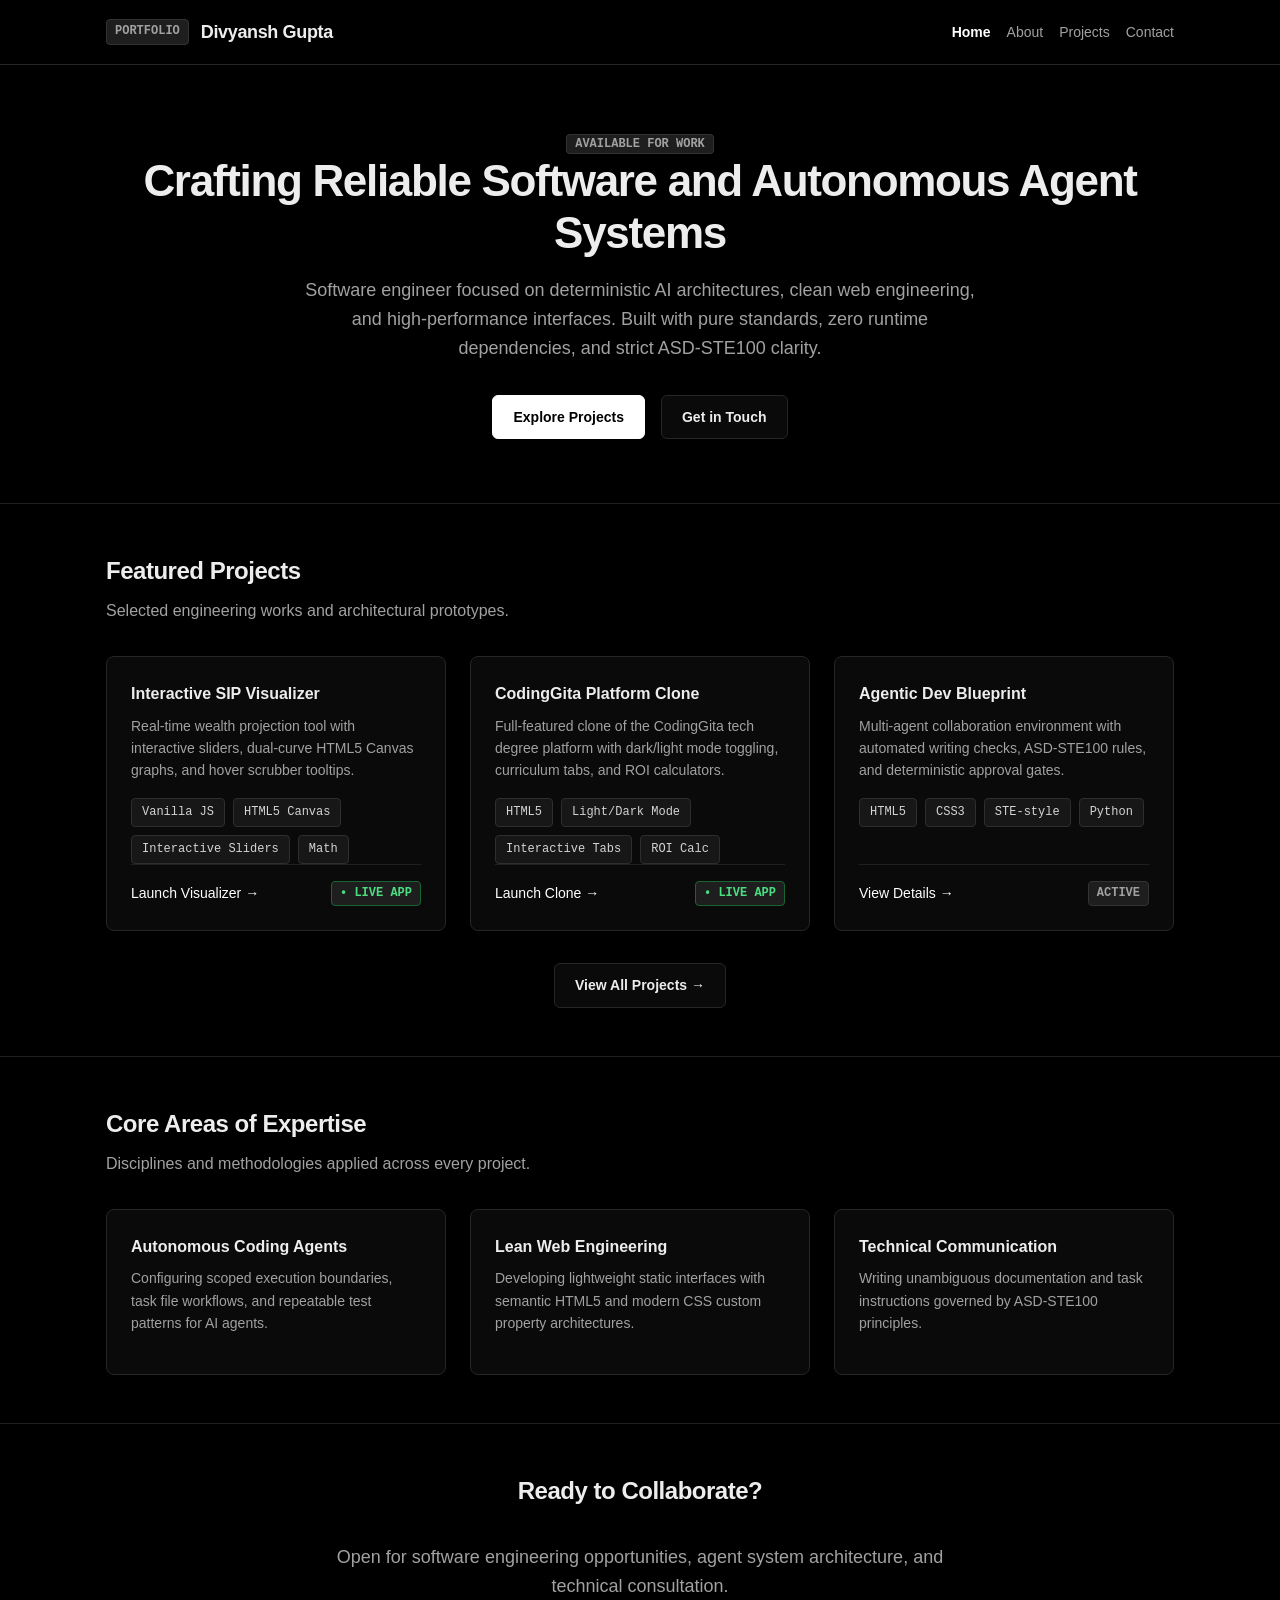
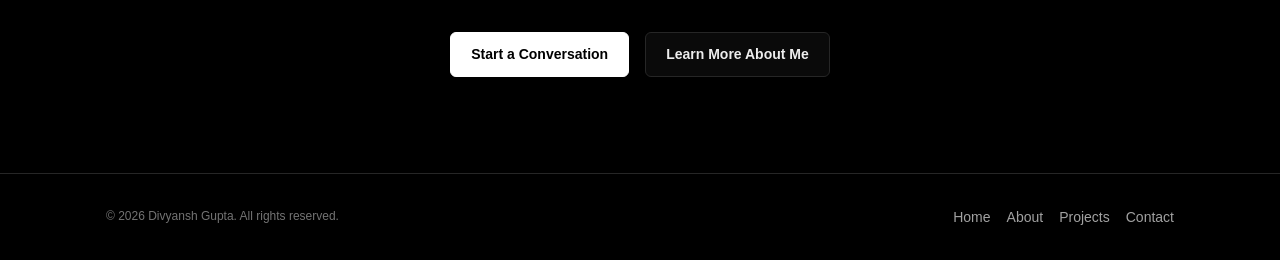
<file: index.html>
<!DOCTYPE html>
<html lang="en">
<head>
  <meta charset="UTF-8">
  <meta name="viewport" content="width=device-width, initial-scale=1.0">
  <meta name="description" content="Divyansh Gupta - Software Engineer and Agentic Systems Developer Portfolio">
  <title>Divyansh Gupta | Portfolio</title>
  <link rel="stylesheet" href="css/variables.css">
  <link rel="stylesheet" href="css/styles.css">
</head>
<body>
  <header class="site-header">
    <div class="container header-container">
      <a href="index.html" class="brand" aria-label="Portfolio Home">
        <span class="brand-badge">PORTFOLIO</span>
        <span class="brand-title">Divyansh Gupta</span>
      </a>
      <nav class="nav" aria-label="Primary Navigation">
        <a href="index.html" class="nav-link active" aria-current="page">Home</a>
        <a href="about.html" class="nav-link">About</a>
        <a href="projects.html" class="nav-link">Projects</a>
        <a href="contact.html" class="nav-link">Contact</a>
      </nav>
    </div>
  </header>

  <main class="main-content">
    <!-- Hero Section -->
    <section id="hero" class="section hero">
      <div class="container">
        <span class="brand-badge">AVAILABLE FOR WORK</span>
        <h1 class="hero-title">Crafting Reliable Software and Autonomous Agent Systems</h1>
        <p class="hero-description">
          Software engineer focused on deterministic AI architectures, clean web engineering, and high-performance interfaces.
          Built with pure standards, zero runtime dependencies, and strict ASD-STE100 clarity.
        </p>
        <div class="hero-actions">
          <a href="projects.html" class="btn btn-primary">Explore Projects</a>
          <a href="contact.html" class="btn btn-secondary">Get in Touch</a>
        </div>
      </div>
    </section>

    <!-- Featured Projects Section -->
    <section id="featured-projects" class="section section-border">
      <div class="container">
        <h2 class="section-title">Featured Projects</h2>
        <p class="section-subtitle">Selected engineering works and architectural prototypes.</p>
        
        <div class="grid grid-3">
          <!-- Project Card 1: SIP Visualizer -->
          <article class="card card--interactive">
            <div>
              <h3 class="card-title">Interactive SIP Visualizer</h3>
              <p class="card-text">
                Real-time wealth projection tool with interactive sliders, dual-curve HTML5 Canvas graphs, and hover scrubber tooltips.
              </p>
              <div class="tag-group">
                <span class="tag">Vanilla JS</span>
                <span class="tag">HTML5 Canvas</span>
                <span class="tag">Interactive Sliders</span>
                <span class="tag">Math</span>
              </div>
            </div>
            <div class="card-footer">
              <a href="sip-visualizer/index.html" class="card-link">Launch Visualizer &rarr;</a>
              <span class="brand-badge" style="color: #4ade80; border-color: #166534;">&bull; LIVE APP</span>
            </div>
          </article>

          <!-- Project Card 2: CodingGita Clone -->
          <article class="card card--interactive">
            <div>
              <h3 class="card-title">CodingGita Platform Clone</h3>
              <p class="card-text">
                Full-featured clone of the CodingGita tech degree platform with dark/light mode toggling, curriculum tabs, and ROI calculators.
              </p>
              <div class="tag-group">
                <span class="tag">HTML5</span>
                <span class="tag">Light/Dark Mode</span>
                <span class="tag">Interactive Tabs</span>
                <span class="tag">ROI Calc</span>
              </div>
            </div>
            <div class="card-footer">
              <a href="CodingGitaWebsite/index.html" class="card-link">Launch Clone &rarr;</a>
              <span class="brand-badge" style="color: #4ade80; border-color: #166534;">&bull; LIVE APP</span>
            </div>
          </article>

          <!-- Project Card 3: Agentic Blueprint -->
          <article class="card card--interactive">
            <div>
              <h3 class="card-title">Agentic Dev Blueprint</h3>
              <p class="card-text">
                Multi-agent collaboration environment with automated writing checks, ASD-STE100 rules, and deterministic approval gates.
              </p>
              <div class="tag-group">
                <span class="tag">HTML5</span>
                <span class="tag">CSS3</span>
                <span class="tag">STE-style</span>
                <span class="tag">Python</span>
              </div>
            </div>
            <div class="card-footer">
              <a href="projects.html#agentic-blueprint" class="card-link">View Details &rarr;</a>
              <span class="brand-badge">ACTIVE</span>
            </div>
          </article>
        </div>

        <div class="hero-actions" style="margin-top: var(--space-8);">
          <a href="projects.html" class="btn btn-secondary">View All Projects &rarr;</a>
        </div>
      </div>
    </section>

    <!-- Core Areas Section -->
    <section id="expertise" class="section section-border">
      <div class="container">
        <h2 class="section-title">Core Areas of Expertise</h2>
        <p class="section-subtitle">Disciplines and methodologies applied across every project.</p>

        <div class="grid grid-3">
          <div class="card">
            <h3 class="card-title">Autonomous Coding Agents</h3>
            <p class="card-text">
              Configuring scoped execution boundaries, task file workflows, and repeatable test patterns for AI agents.
            </p>
          </div>

          <div class="card">
            <h3 class="card-title">Lean Web Engineering</h3>
            <p class="card-text">
              Developing lightweight static interfaces with semantic HTML5 and modern CSS custom property architectures.
            </p>
          </div>

          <div class="card">
            <h3 class="card-title">Technical Communication</h3>
            <p class="card-text">
              Writing unambiguous documentation and task instructions governed by ASD-STE100 principles.
            </p>
          </div>
        </div>
      </div>
    </section>

    <!-- Call to Action Section -->
    <section id="cta" class="section section-border">
      <div class="container" style="text-align: center;">
        <h2 class="section-title">Ready to Collaborate?</h2>
        <p class="hero-description" style="margin-left: auto; margin-right: auto;">
          Open for software engineering opportunities, agent system architecture, and technical consultation.
        </p>
        <div class="hero-actions">
          <a href="contact.html" class="btn btn-primary">Start a Conversation</a>
          <a href="about.html" class="btn btn-secondary">Learn More About Me</a>
        </div>
      </div>
    </section>
  </main>

  <footer class="site-footer">
    <div class="container footer-container">
      <p class="footer-text">&copy; 2026 Divyansh Gupta. All rights reserved.</p>
      <nav class="nav" aria-label="Footer Navigation">
        <a href="index.html" class="nav-link">Home</a>
        <a href="about.html" class="nav-link">About</a>
        <a href="projects.html" class="nav-link">Projects</a>
        <a href="contact.html" class="nav-link">Contact</a>
      </nav>
    </div>
  </footer>
</body>
</html>
</file>
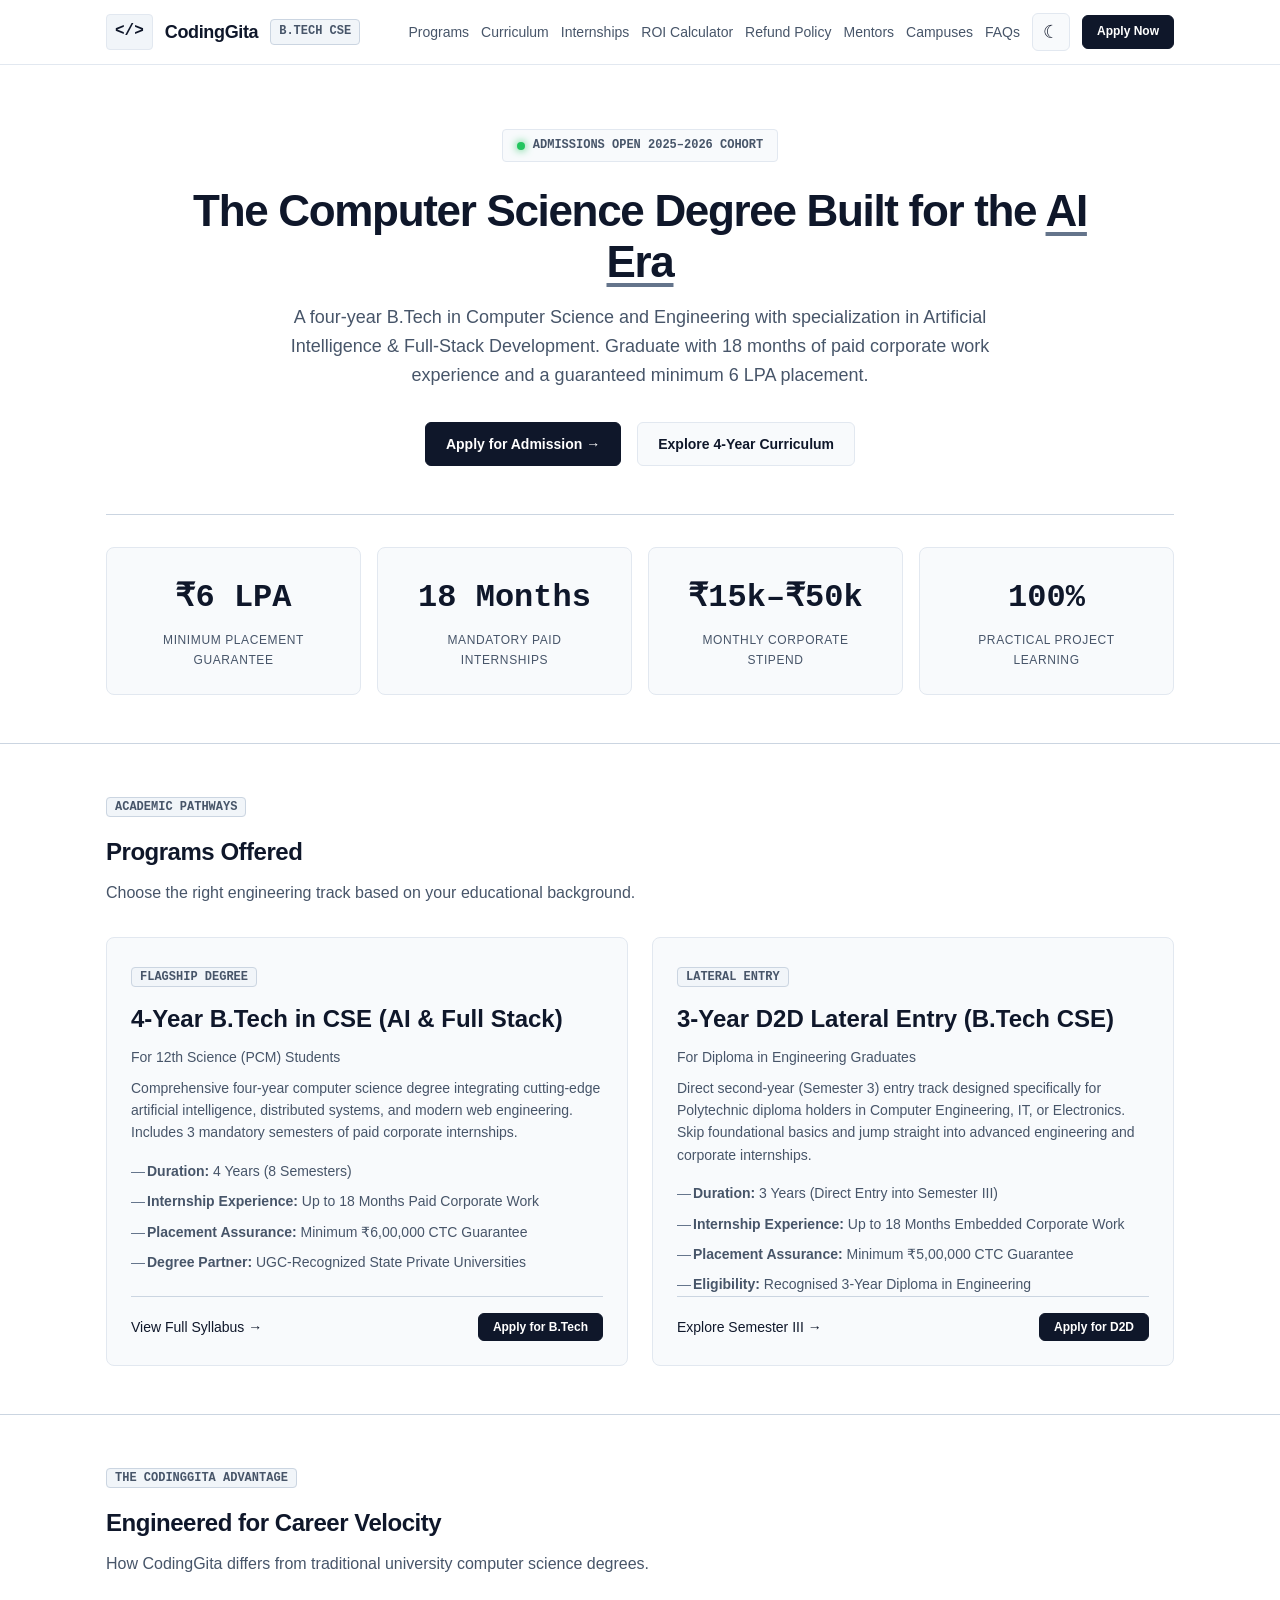
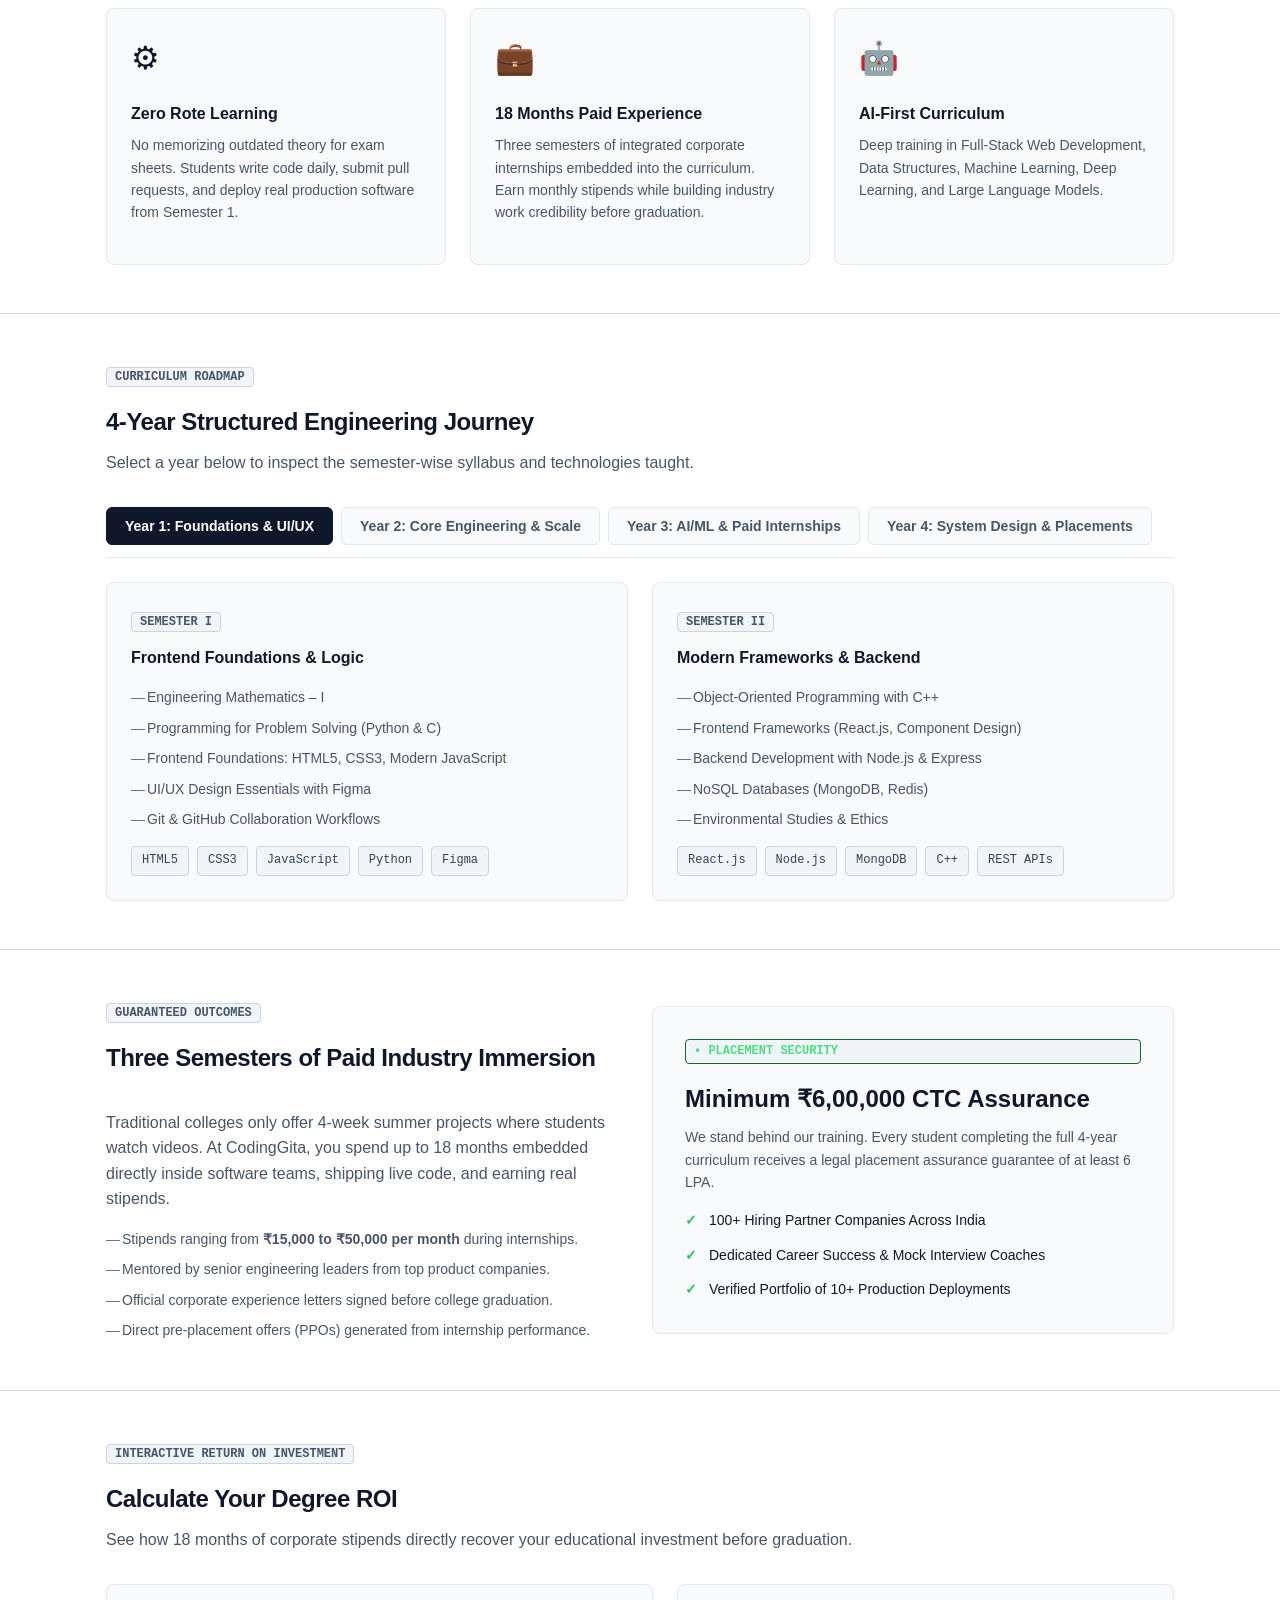
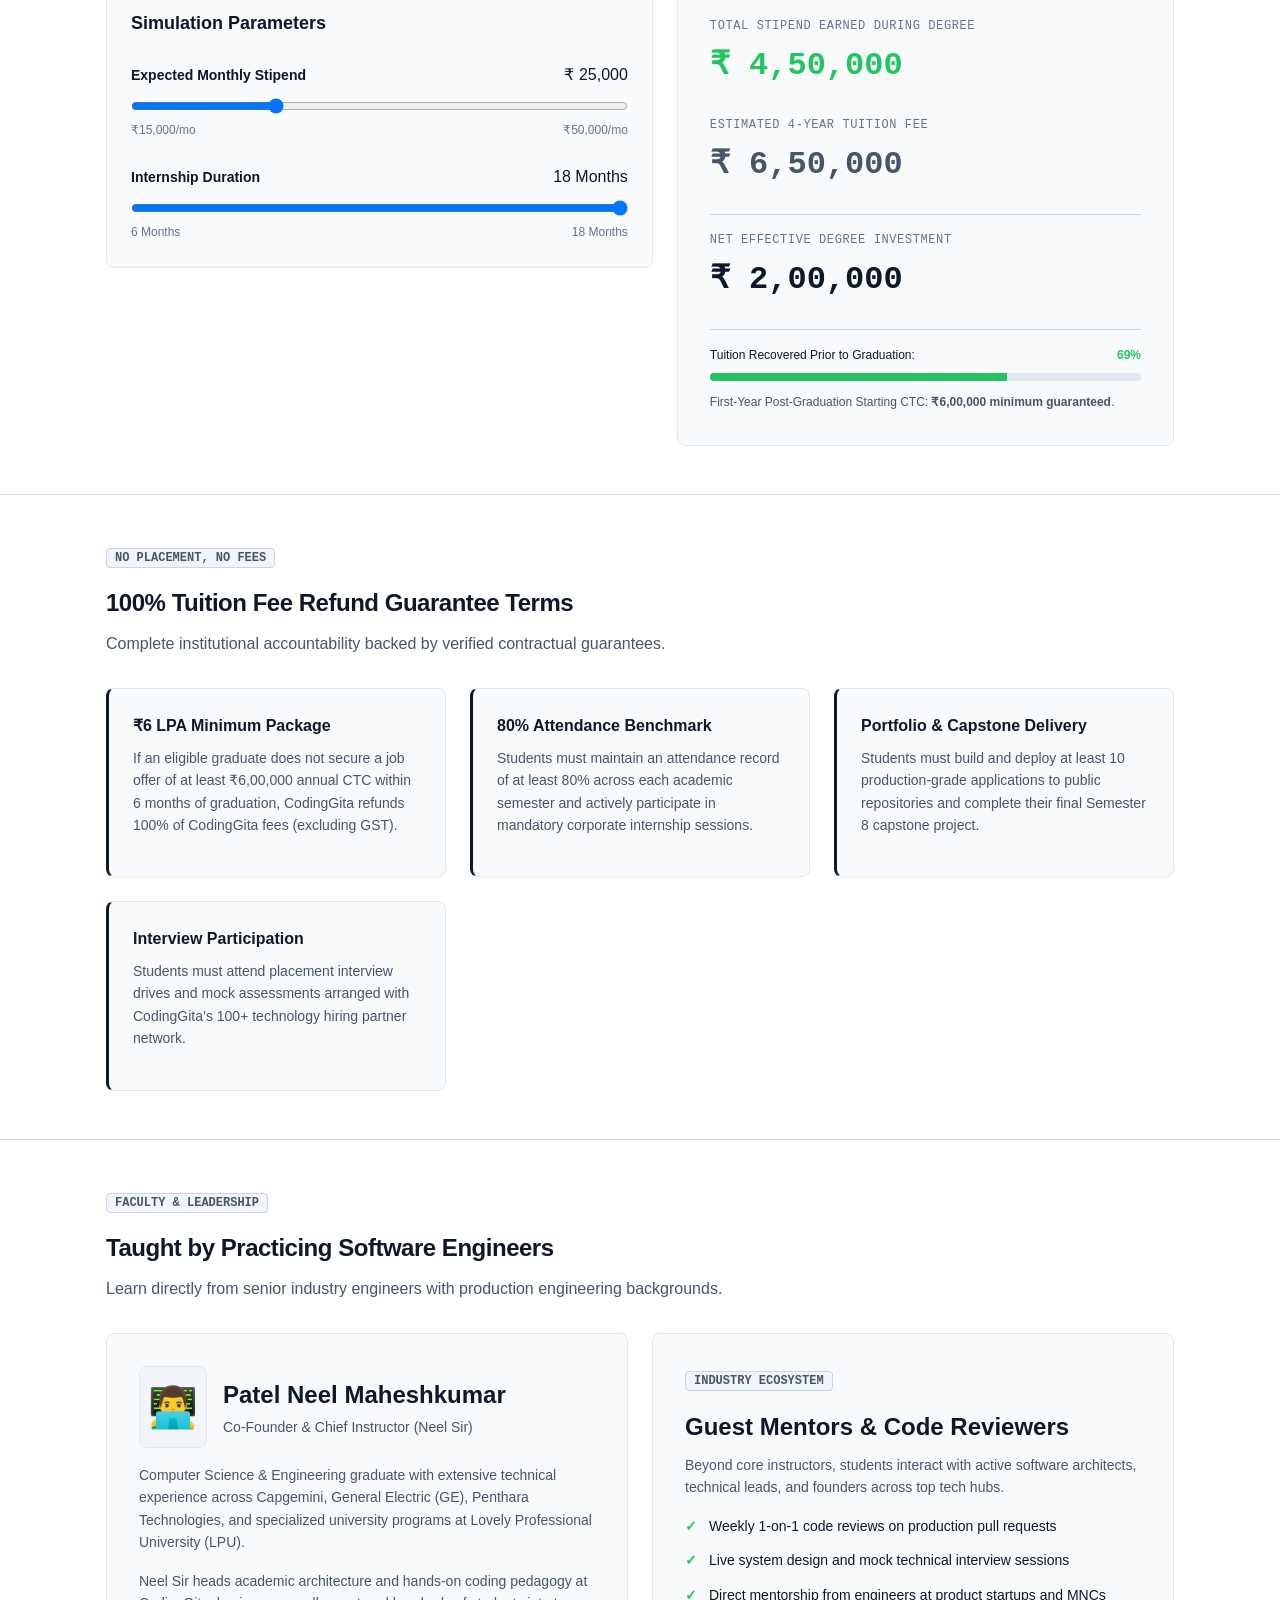
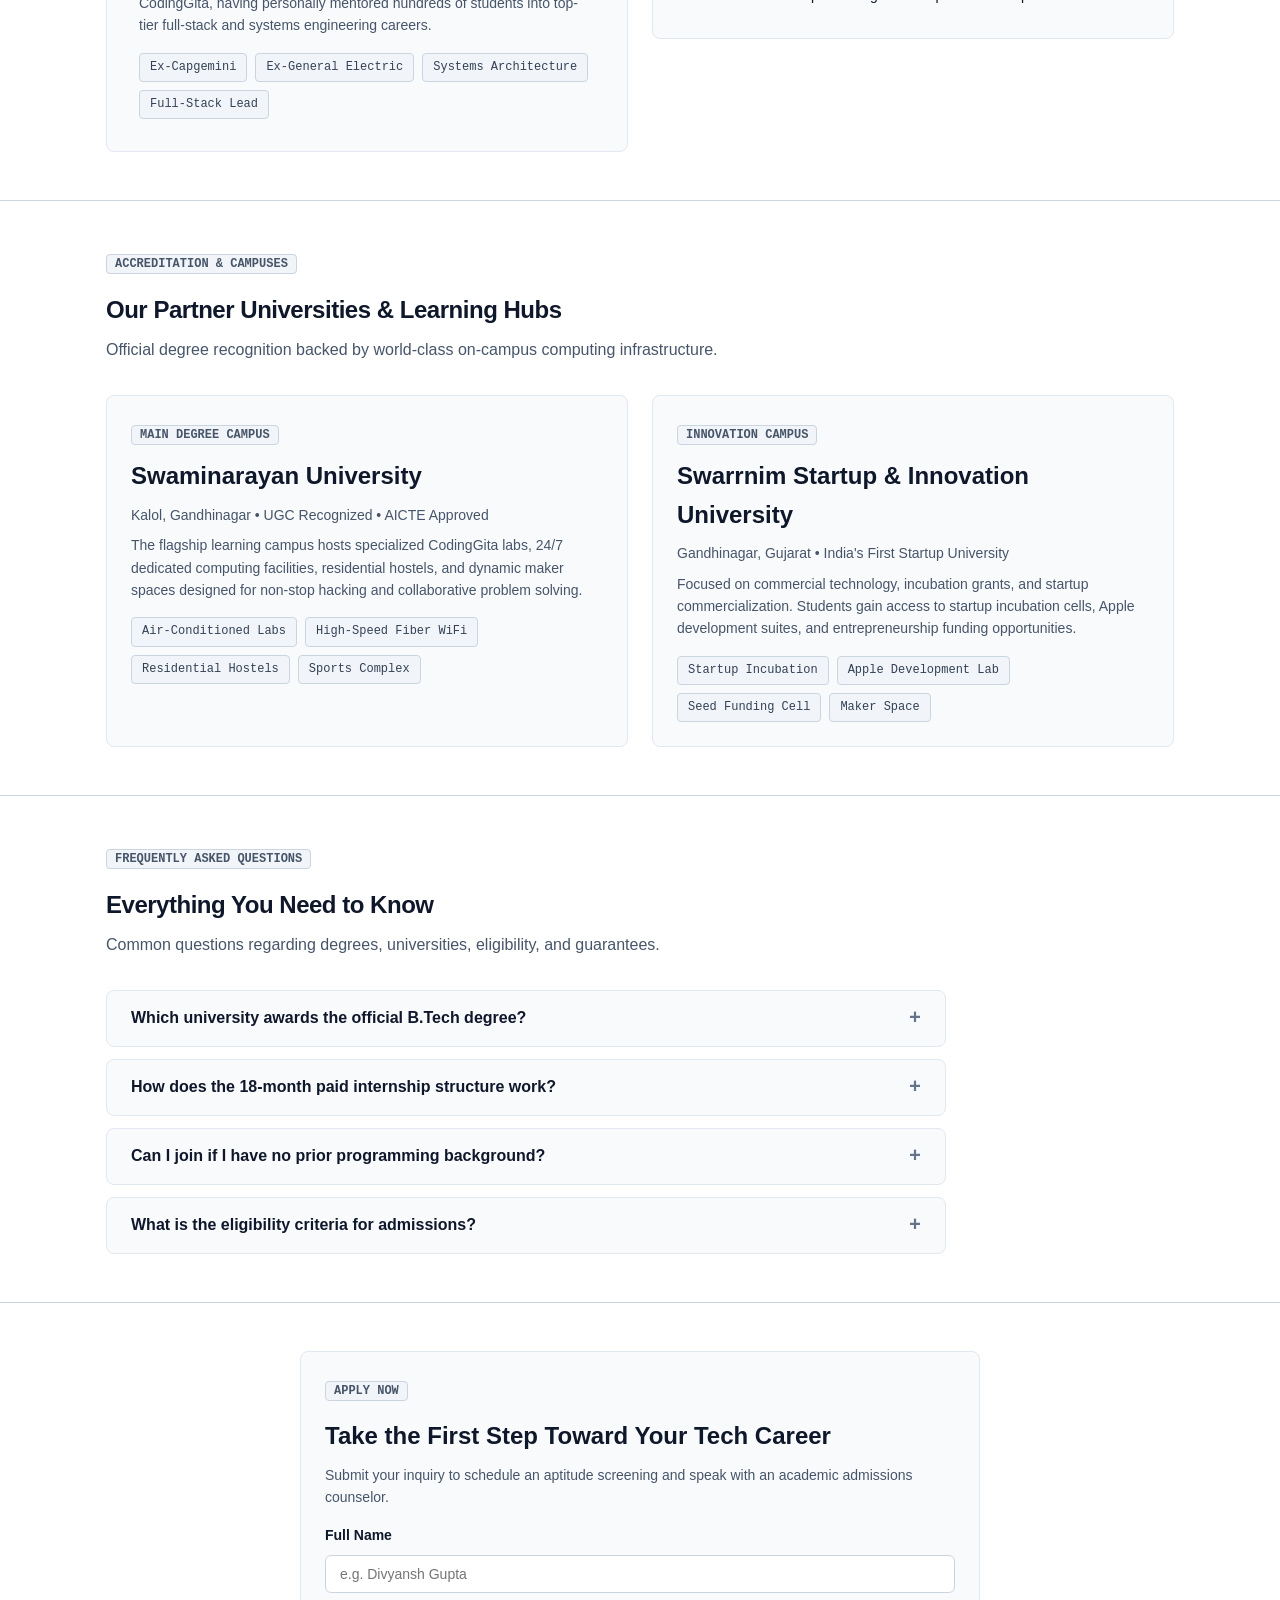
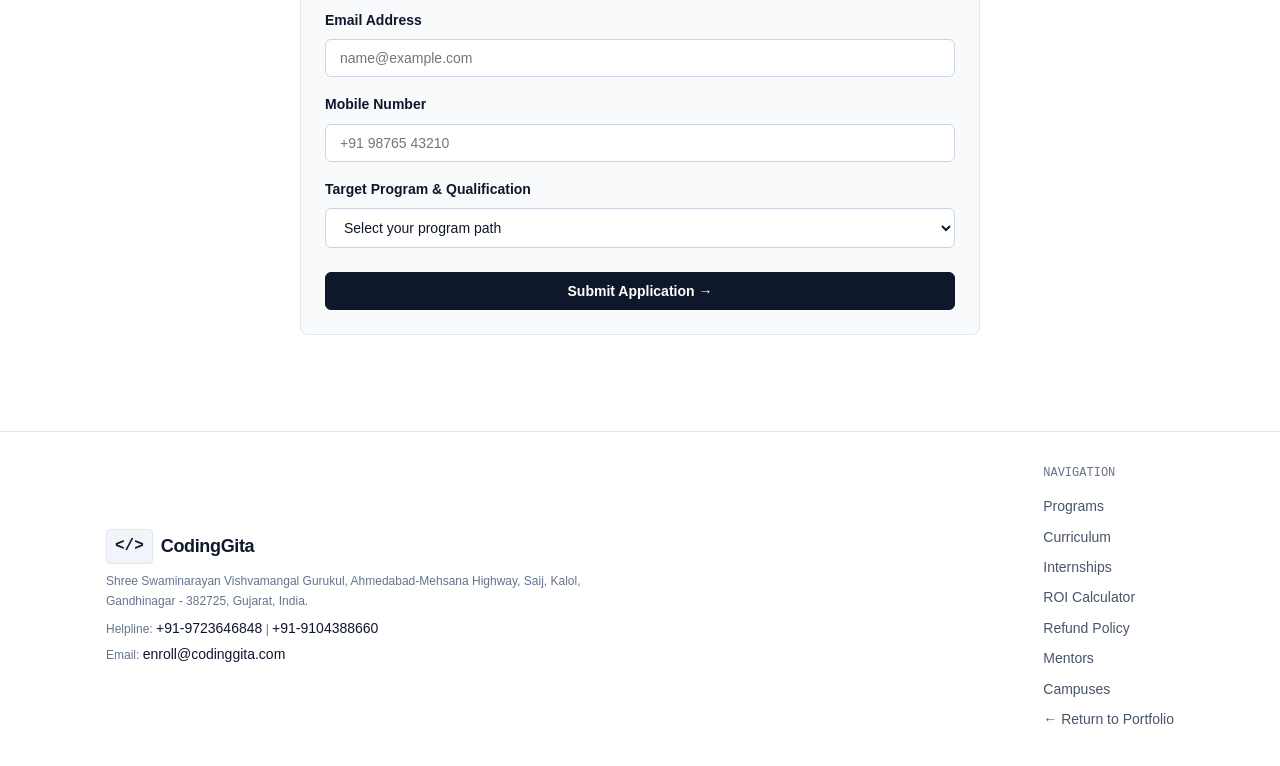
<file: CodingGitaWebsite/index.html>
<!DOCTYPE html>
<html lang="en">
<head>
  <meta charset="UTF-8">
  <meta name="viewport" content="width=device-width, initial-scale=1.0">
  <meta name="description" content="CodingGita - The Computer Science Degree for the AI Era. B.Tech in CSE with 18 Months Paid Internships and Guaranteed Minimum 6 LPA Placement.">
  <title>CodingGita | The Computer Science Degree for the AI Era</title>
  <link rel="stylesheet" href="../css/variables.css">
  <link rel="stylesheet" href="../css/styles.css">
  <link rel="stylesheet" href="styles.css">
</head>
<body>
  <!-- Header / Navigation -->
  <header class="site-header">
    <div class="container header-container">
      <a href="index.html" class="brand" aria-label="CodingGita Home">
        <span class="cg-logo-icon">&lt;/&gt;</span>
        <span class="brand-title">CodingGita</span>
        <span class="brand-badge">B.TECH CSE</span>
      </a>
      <nav class="nav cg-nav" aria-label="Main Navigation">
        <a href="#programs" class="nav-link">Programs</a>
        <a href="#curriculum" class="nav-link">Curriculum</a>
        <a href="#internships" class="nav-link">Internships</a>
        <a href="#calculator" class="nav-link">ROI Calculator</a>
        <a href="#refund" class="nav-link">Refund Policy</a>
        <a href="#mentors" class="nav-link">Mentors</a>
        <a href="#campus" class="nav-link">Campuses</a>
        <a href="#faqs" class="nav-link">FAQs</a>
        <button id="theme-toggle" class="cg-theme-btn" aria-label="Toggle between dark and light mode" title="Switch Theme">
          <span id="theme-icon" aria-hidden="true">&#9728;</span>
        </button>
        <a href="#apply" class="btn btn-primary btn-sm open-modal-btn">Apply Now</a>
      </nav>
    </div>
  </header>

  <main class="main-content">
    <!-- Hero Section -->
    <section class="section cg-hero">
      <div class="container">
        <div class="cg-hero-badge">
          <span class="cg-pulse"></span> ADMISSIONS OPEN 2025&ndash;2026 COHORT
        </div>
        <h1 class="hero-title cg-hero-heading">
          The Computer Science Degree Built for the <span class="cg-text-gradient">AI Era</span>
        </h1>
        <p class="hero-description cg-hero-sub">
          A four-year B.Tech in Computer Science and Engineering with specialization in Artificial Intelligence & Full-Stack Development.
          Graduate with 18 months of paid corporate work experience and a guaranteed minimum 6 LPA placement.
        </p>

        <div class="hero-actions">
          <button class="btn btn-primary open-modal-btn">Apply for Admission &rarr;</button>
          <a href="#curriculum" class="btn btn-secondary">Explore 4-Year Curriculum</a>
        </div>

        <!-- Key Outcomes Strip -->
        <div class="cg-stats-strip">
          <div class="cg-stat-card">
            <div class="cg-stat-num">&#8377;6 LPA</div>
            <div class="cg-stat-label">Minimum Placement Guarantee</div>
          </div>
          <div class="cg-stat-card">
            <div class="cg-stat-num">18 Months</div>
            <div class="cg-stat-label">Mandatory Paid Internships</div>
          </div>
          <div class="cg-stat-card">
            <div class="cg-stat-num">&#8377;15k&ndash;&#8377;50k</div>
            <div class="cg-stat-label">Monthly Corporate Stipend</div>
          </div>
          <div class="cg-stat-card">
            <div class="cg-stat-num">100%</div>
            <div class="cg-stat-label">Practical Project Learning</div>
          </div>
        </div>
      </div>
    </section>

    <!-- Programs Section -->
    <section id="programs" class="section section-border">
      <div class="container">
        <span class="brand-badge">ACADEMIC PATHWAYS</span>
        <h2 class="section-title" style="margin-top: var(--space-4);">Programs Offered</h2>
        <p class="section-subtitle">Choose the right engineering track based on your educational background.</p>

        <div class="grid grid-2">
          <!-- Program 1: 4-Year B.Tech -->
          <div class="card card--interactive">
            <div>
              <span class="brand-badge">FLAGSHIP DEGREE</span>
              <h3 class="card-title" style="font-size: var(--font-size-xl); margin-top: var(--space-3);">
                4-Year B.Tech in CSE (AI & Full Stack)
              </h3>
              <p class="timeline-subtitle">For 12th Science (PCM) Students</p>
              <p class="card-text">
                Comprehensive four-year computer science degree integrating cutting-edge artificial intelligence, distributed systems, and modern web engineering. Includes 3 mandatory semesters of paid corporate internships.
              </p>
              <ul class="cg-course-list">
                <li><strong>Duration:</strong> 4 Years (8 Semesters)</li>
                <li><strong>Internship Experience:</strong> Up to 18 Months Paid Corporate Work</li>
                <li><strong>Placement Assurance:</strong> Minimum &#8377;6,00,000 CTC Guarantee</li>
                <li><strong>Degree Partner:</strong> UGC-Recognized State Private Universities</li>
              </ul>
            </div>
            <div class="card-footer">
              <a href="#curriculum" class="card-link">View Full Syllabus &rarr;</a>
              <button class="btn btn-primary btn-sm open-modal-btn">Apply for B.Tech</button>
            </div>
          </div>

          <!-- Program 2: 3-Year D2D Lateral Entry -->
          <div class="card card--interactive">
            <div>
              <span class="brand-badge">LATERAL ENTRY</span>
              <h3 class="card-title" style="font-size: var(--font-size-xl); margin-top: var(--space-3);">
                3-Year D2D Lateral Entry (B.Tech CSE)
              </h3>
              <p class="timeline-subtitle">For Diploma in Engineering Graduates</p>
              <p class="card-text">
                Direct second-year (Semester 3) entry track designed specifically for Polytechnic diploma holders in Computer Engineering, IT, or Electronics. Skip foundational basics and jump straight into advanced engineering and corporate internships.
              </p>
              <ul class="cg-course-list">
                <li><strong>Duration:</strong> 3 Years (Direct Entry into Semester III)</li>
                <li><strong>Internship Experience:</strong> Up to 18 Months Embedded Corporate Work</li>
                <li><strong>Placement Assurance:</strong> Minimum &#8377;5,00,000 CTC Guarantee</li>
                <li><strong>Eligibility:</strong> Recognised 3-Year Diploma in Engineering</li>
              </ul>
            </div>
            <div class="card-footer">
              <a href="#curriculum" class="card-link">Explore Semester III &rarr;</a>
              <button class="btn btn-primary btn-sm open-modal-btn">Apply for D2D</button>
            </div>
          </div>
        </div>
      </div>
    </section>

    <!-- Why CodingGita Section -->
    <section id="why" class="section section-border">
      <div class="container">
        <span class="brand-badge">THE CODINGGITA ADVANTAGE</span>
        <h2 class="section-title" style="margin-top: var(--space-4);">Engineered for Career Velocity</h2>
        <p class="section-subtitle">How CodingGita differs from traditional university computer science degrees.</p>

        <div class="grid grid-3">
          <div class="card cg-feature-card">
            <div class="cg-feature-icon">&#x2699;</div>
            <h3 class="card-title">Zero Rote Learning</h3>
            <p class="card-text">
              No memorizing outdated theory for exam sheets.
              Students write code daily, submit pull requests, and deploy real production software from Semester 1.
            </p>
          </div>

          <div class="card cg-feature-card">
            <div class="cg-feature-icon">&#x1F4BC;</div>
            <h3 class="card-title">18 Months Paid Experience</h3>
            <p class="card-text">
              Three semesters of integrated corporate internships embedded into the curriculum.
              Earn monthly stipends while building industry work credibility before graduation.
            </p>
          </div>

          <div class="card cg-feature-card">
            <div class="cg-feature-icon">&#x1F916;</div>
            <h3 class="card-title">AI-First Curriculum</h3>
            <p class="card-text">
              Deep training in Full-Stack Web Development, Data Structures, Machine Learning, Deep Learning, and Large Language Models.
            </p>
          </div>
        </div>
      </div>
    </section>

    <!-- Interactive 4-Year Curriculum Roadmap -->
    <section id="curriculum" class="section section-border">
      <div class="container">
        <span class="brand-badge">CURRICULUM ROADMAP</span>
        <h2 class="section-title" style="margin-top: var(--space-4);">4-Year Structured Engineering Journey</h2>
        <p class="section-subtitle">Select a year below to inspect the semester-wise syllabus and technologies taught.</p>

        <!-- Year Tabs -->
        <div class="cg-tabs-nav" role="tablist" aria-label="Curriculum Years">
          <button class="cg-tab-btn active" role="tab" aria-selected="true" data-target="year-1">Year 1: Foundations & UI/UX</button>
          <button class="cg-tab-btn" role="tab" aria-selected="false" data-target="year-2">Year 2: Core Engineering & Scale</button>
          <button class="cg-tab-btn" role="tab" aria-selected="false" data-target="year-3">Year 3: AI/ML & Paid Internships</button>
          <button class="cg-tab-btn" role="tab" aria-selected="false" data-target="year-4">Year 4: System Design & Placements</button>
        </div>

        <!-- Tab Content Containers -->
        <div class="cg-tabs-content">
          <!-- Year 1 Pane -->
          <div id="year-1" class="cg-tab-pane active" role="tabpanel">
            <div class="grid grid-2">
              <div class="card">
                <span class="brand-badge">SEMESTER I</span>
                <h3 class="card-title" style="margin-top: var(--space-3);">Frontend Foundations & Logic</h3>
                <ul class="cg-course-list">
                  <li>Engineering Mathematics &ndash; I</li>
                  <li>Programming for Problem Solving (Python & C)</li>
                  <li>Frontend Foundations: HTML5, CSS3, Modern JavaScript</li>
                  <li>UI/UX Design Essentials with Figma</li>
                  <li>Git & GitHub Collaboration Workflows</li>
                </ul>
                <div class="tag-group" style="margin-top: var(--space-4);">
                  <span class="tag">HTML5</span>
                  <span class="tag">CSS3</span>
                  <span class="tag">JavaScript</span>
                  <span class="tag">Python</span>
                  <span class="tag">Figma</span>
                </div>
              </div>

              <div class="card">
                <span class="brand-badge">SEMESTER II</span>
                <h3 class="card-title" style="margin-top: var(--space-3);">Modern Frameworks & Backend</h3>
                <ul class="cg-course-list">
                  <li>Object-Oriented Programming with C++</li>
                  <li>Frontend Frameworks (React.js, Component Design)</li>
                  <li>Backend Development with Node.js & Express</li>
                  <li>NoSQL Databases (MongoDB, Redis)</li>
                  <li>Environmental Studies & Ethics</li>
                </ul>
                <div class="tag-group" style="margin-top: var(--space-4);">
                  <span class="tag">React.js</span>
                  <span class="tag">Node.js</span>
                  <span class="tag">MongoDB</span>
                  <span class="tag">C++</span>
                  <span class="tag">REST APIs</span>
                </div>
              </div>
            </div>
          </div>

          <!-- Year 2 Pane -->
          <div id="year-2" class="cg-tab-pane" role="tabpanel" hidden>
            <div class="grid grid-2">
              <div class="card">
                <span class="brand-badge">SEMESTER III</span>
                <h3 class="card-title" style="margin-top: var(--space-3);">Data Structures & Persistence</h3>
                <ul class="cg-course-list">
                  <li>Data and File Structures using C/C++</li>
                  <li>Relational Database Management Systems (DBMS / SQL)</li>
                  <li>Advanced Full Stack Web Architectures</li>
                  <li>Basic Electronics & Hardware Interfaces</li>
                  <li>Aptitude, Analytical Thinking & Academic Writing</li>
                </ul>
                <div class="tag-group" style="margin-top: var(--space-4);">
                  <span class="tag">DSA in C++</span>
                  <span class="tag">PostgreSQL</span>
                  <span class="tag">Full Stack</span>
                  <span class="tag">Algorithms</span>
                </div>
              </div>

              <div class="card">
                <span class="brand-badge">SEMESTER IV</span>
                <h3 class="card-title" style="margin-top: var(--space-3);">Systems, Cloud & DevOps</h3>
                <ul class="cg-course-list">
                  <li>Design and Analysis of Algorithms (DAA)</li>
                  <li>Computer Organization & Architecture (COA)</li>
                  <li>DevOps Essentials (Docker, CI/CD, Linux Tooling)</li>
                  <li>Cloud Computing Basics (AWS / GCP Fundamentals)</li>
                  <li>Java and Advanced Java Enterprise Development</li>
                </ul>
                <div class="tag-group" style="margin-top: var(--space-4);">
                  <span class="tag">Docker</span>
                  <span class="tag">CI/CD</span>
                  <span class="tag">Java</span>
                  <span class="tag">Cloud Infrastructure</span>
                </div>
              </div>
            </div>
          </div>

          <!-- Year 3 Pane -->
          <div id="year-3" class="cg-tab-pane" role="tabpanel" hidden>
            <div class="grid grid-2">
              <div class="card">
                <span class="brand-badge">SEMESTER V</span>
                <h3 class="card-title" style="margin-top: var(--space-3);">Internship Integration I & AI Basics</h3>
                <ul class="cg-course-list">
                  <li><strong>Mandatory Corporate Paid Internship &ndash; I</strong></li>
                  <li>Artificial Intelligence Essentials & Heuristics</li>
                  <li>Python + Django Web Architecture</li>
                  <li>Operating Systems: Concurrency & Memory Management</li>
                  <li>Computer Networks & Protocol Stacks</li>
                </ul>
                <div class="tag-group" style="margin-top: var(--space-4);">
                  <span class="tag">Corporate Internship</span>
                  <span class="tag">AI Essentials</span>
                  <span class="tag">Django</span>
                  <span class="tag">OS / Networking</span>
                </div>
              </div>

              <div class="card">
                <span class="brand-badge">SEMESTER VI</span>
                <h3 class="card-title" style="margin-top: var(--space-3);">Internship Integration II & Deep Learning</h3>
                <ul class="cg-course-list">
                  <li><strong>Mandatory Corporate Paid Internship &ndash; II</strong></li>
                  <li>Machine Learning Algorithms & Scikit-Learn</li>
                  <li>Deep Learning, Neural Networks & PyTorch</li>
                  <li>Object-Oriented Analysis & Design with UML</li>
                  <li>Professional Workplace Ethics</li>
                </ul>
                <div class="tag-group" style="margin-top: var(--space-4);">
                  <span class="tag">Paid Internship</span>
                  <span class="tag">Machine Learning</span>
                  <span class="tag">PyTorch</span>
                  <span class="tag">Deep Learning</span>
                </div>
              </div>
            </div>
          </div>

          <!-- Year 4 Pane -->
          <div id="year-4" class="cg-tab-pane" role="tabpanel" hidden>
            <div class="grid grid-2">
              <div class="card">
                <span class="brand-badge">SEMESTER VII</span>
                <h3 class="card-title" style="margin-top: var(--space-3);">Advanced Specialization & Internship III</h3>
                <ul class="cg-course-list">
                  <li><strong>Corporate Paid Internship &ndash; III</strong></li>
                  <li>Natural Language Processing (NLP) & Transformer Models</li>
                  <li>Compiler Design & Language Engineering</li>
                  <li>Electives: Generative AI, Computer Vision, Agent Systems</li>
                  <li>Personal Finance & Taxation for Engineers</li>
                </ul>
                <div class="tag-group" style="margin-top: var(--space-4);">
                  <span class="tag">Internship III</span>
                  <span class="tag">Generative AI</span>
                  <span class="tag">NLP</span>
                  <span class="tag">LLMs</span>
                </div>
              </div>

              <div class="card">
                <span class="brand-badge">SEMESTER VIII</span>
                <h3 class="card-title" style="margin-top: var(--space-3);">System Design & Final Placement</h3>
                <ul class="cg-course-list">
                  <li>Software Architecture: High-Level Design (HLD)</li>
                  <li>Software Architecture: Low-Level Design (LLD)</li>
                  <li>Major Capstone Production Project</li>
                  <li>Full-Time Placement Conversion (Minimum 6 LPA)</li>
                </ul>
                <div class="tag-group" style="margin-top: var(--space-4);">
                  <span class="tag">HLD & LLD</span>
                  <span class="tag">System Design</span>
                  <span class="tag">Placement</span>
                </div>
              </div>
            </div>
          </div>
        </div>
      </div>
    </section>

    <!-- Placement & Internship Guarantee Details -->
    <section id="internships" class="section section-border">
      <div class="container">
        <div class="grid grid-2" style="align-items: center;">
          <div>
            <span class="brand-badge">GUARANTEED OUTCOMES</span>
            <h2 class="section-title" style="margin-top: var(--space-4);">Three Semesters of Paid Industry Immersion</h2>
            <p class="card-text" style="font-size: var(--font-size-base); margin-bottom: var(--space-4);">
              Traditional colleges only offer 4-week summer projects where students watch videos.
              At CodingGita, you spend up to 18 months embedded directly inside software teams, shipping live code, and earning real stipends.
            </p>
            <ul class="cg-course-list">
              <li>Stipends ranging from <strong>&#8377;15,000 to &#8377;50,000 per month</strong> during internships.</li>
              <li>Mentored by senior engineering leaders from top product companies.</li>
              <li>Official corporate experience letters signed before college graduation.</li>
              <li>Direct pre-placement offers (PPOs) generated from internship performance.</li>
            </ul>
          </div>
          <div class="card" style="padding: var(--space-8);">
            <div class="brand-badge" style="color: #4ade80; border-color: #166534;">&bull; PLACEMENT SECURITY</div>
            <h3 class="card-title" style="font-size: var(--font-size-xl); margin-top: var(--space-4);">
              Minimum &#8377;6,00,000 CTC Assurance
            </h3>
            <p class="card-text">
              We stand behind our training. Every student completing the full 4-year curriculum receives a legal placement assurance guarantee of at least 6 LPA.
            </p>
            <div class="cg-guarantee-box">
              <span class="cg-check-icon">&check;</span> 100+ Hiring Partner Companies Across India
            </div>
            <div class="cg-guarantee-box">
              <span class="cg-check-icon">&check;</span> Dedicated Career Success & Mock Interview Coaches
            </div>
            <div class="cg-guarantee-box">
              <span class="cg-check-icon">&check;</span> Verified Portfolio of 10+ Production Deployments
            </div>
          </div>
        </div>
      </div>
    </section>

    <!-- Interactive ROI & Stipend Offset Calculator -->
    <section id="calculator" class="section section-border">
      <div class="container">
        <span class="brand-badge">INTERACTIVE RETURN ON INVESTMENT</span>
        <h2 class="section-title" style="margin-top: var(--space-4);">Calculate Your Degree ROI</h2>
        <p class="section-subtitle">See how 18 months of corporate stipends directly recover your educational investment before graduation.</p>

        <div class="cg-calc-grid">
          <!-- Controls Column -->
          <div class="card cg-calc-controls">
            <h3 class="card-title" style="font-size: var(--font-size-lg); margin-bottom: var(--space-6);">Simulation Parameters</h3>
            
            <!-- Monthly Stipend Slider -->
            <div class="slider-group" style="margin-bottom: var(--space-6);">
              <div class="slider-header" style="display: flex; justify-content: space-between; align-items: center; margin-bottom: var(--space-2);">
                <label for="roi-stipend-slider" class="form-label" style="margin-bottom: 0;">Expected Monthly Stipend</label>
                <div class="value-display" id="roi-stipend-val">&#8377; 25,000</div>
              </div>
              <input type="range" id="roi-stipend-slider" min="15000" max="50000" step="2500" value="25000" class="range-slider" style="width: 100%;">
              <div class="slider-limits" style="display: flex; justify-content: space-between; font-size: var(--font-size-xs); color: var(--color-text-muted);">
                <span>&#8377;15,000/mo</span>
                <span>&#8377;50,000/mo</span>
              </div>
            </div>

            <!-- Internship Months Slider -->
            <div class="slider-group">
              <div class="slider-header" style="display: flex; justify-content: space-between; align-items: center; margin-bottom: var(--space-2);">
                <label for="roi-months-slider" class="form-label" style="margin-bottom: 0;">Internship Duration</label>
                <div class="value-display" id="roi-months-val">18 Months</div>
              </div>
              <input type="range" id="roi-months-slider" min="6" max="18" step="6" value="18" class="range-slider" style="width: 100%;">
              <div class="slider-limits" style="display: flex; justify-content: space-between; font-size: var(--font-size-xs); color: var(--color-text-muted);">
                <span>6 Months</span>
                <span>18 Months</span>
              </div>
            </div>
          </div>

          <!-- Results Summary Column -->
          <div class="cg-calc-results">
            <div class="cg-roi-metric">
              <div class="cg-roi-label">TOTAL STIPEND EARNED DURING DEGREE</div>
              <div class="cg-roi-val cg-roi-highlight" id="roi-earned-val">&#8377; 4,50,000</div>
            </div>

            <div class="cg-roi-metric">
              <div class="cg-roi-label">ESTIMATED 4-YEAR TUITION FEE</div>
              <div class="cg-roi-val" style="color: var(--color-text-secondary);">&#8377; 6,50,000</div>
            </div>

            <div class="cg-roi-metric" style="border-top: 1px solid var(--color-border-subtle); padding-top: var(--space-4);">
              <div class="cg-roi-label">NET EFFECTIVE DEGREE INVESTMENT</div>
              <div class="cg-roi-val" id="roi-net-val">&#8377; 2,00,000</div>
            </div>

            <div class="cg-roi-bar-wrapper">
              <div style="display: flex; justify-content: space-between; font-size: var(--font-size-xs); margin-bottom: var(--space-2);">
                <span>Tuition Recovered Prior to Graduation:</span>
                <strong id="roi-pct-val" style="color: #22c55e;">69%</strong>
              </div>
              <div class="ratio-bar-container" style="background-color: var(--color-border); height: 8px; border-radius: 4px; overflow: hidden;">
                <div id="roi-bar" style="width: 69%; height: 100%; background-color: #22c55e; transition: width 0.3s ease;"></div>
              </div>
              <p class="card-text" style="font-size: var(--font-size-xs); margin-top: var(--space-3); margin-bottom: 0;">
                First-Year Post-Graduation Starting CTC: <strong>&#8377;6,00,000 minimum guaranteed</strong>.
              </p>
            </div>
          </div>
        </div>
      </div>
    </section>

    <!-- 100% Refund Policy Section -->
    <section id="refund" class="section section-border">
      <div class="container">
        <span class="brand-badge">NO PLACEMENT, NO FEES</span>
        <h2 class="section-title" style="margin-top: var(--space-4);">100% Tuition Fee Refund Guarantee Terms</h2>
        <p class="section-subtitle">Complete institutional accountability backed by verified contractual guarantees.</p>

        <div class="cg-refund-grid">
          <div class="cg-refund-card">
            <h3 class="card-title">&#8377;6 LPA Minimum Package</h3>
            <p class="card-text">
              If an eligible graduate does not secure a job offer of at least &#8377;6,00,000 annual CTC within 6 months of graduation, CodingGita refunds 100% of CodingGita fees (excluding GST).
            </p>
          </div>

          <div class="cg-refund-card">
            <h3 class="card-title">80% Attendance Benchmark</h3>
            <p class="card-text">
              Students must maintain an attendance record of at least 80% across each academic semester and actively participate in mandatory corporate internship sessions.
            </p>
          </div>

          <div class="cg-refund-card">
            <h3 class="card-title">Portfolio & Capstone Delivery</h3>
            <p class="card-text">
              Students must build and deploy at least 10 production-grade applications to public repositories and complete their final Semester 8 capstone project.
            </p>
          </div>

          <div class="cg-refund-card">
            <h3 class="card-title">Interview Participation</h3>
            <p class="card-text">
              Students must attend placement interview drives and mock assessments arranged with CodingGita’s 100+ technology hiring partner network.
            </p>
          </div>
        </div>
      </div>
    </section>

    <!-- Mentors & Faculty Section -->
    <section id="mentors" class="section section-border">
      <div class="container">
        <span class="brand-badge">FACULTY & LEADERSHIP</span>
        <h2 class="section-title" style="margin-top: var(--space-4);">Taught by Practicing Software Engineers</h2>
        <p class="section-subtitle">Learn directly from senior industry engineers with production engineering backgrounds.</p>

        <div class="grid grid-2" style="align-items: start;">
          <!-- Lead Instructor Card -->
          <div class="card" style="padding: var(--space-8);">
            <div class="cg-mentor-badge">
              <span class="cg-mentor-avatar">&#x1F468;&#x200D;&#x1F4BB;</span>
              <div>
                <h3 class="card-title" style="font-size: var(--font-size-xl); margin-bottom: 2px;">Patel Neel Maheshkumar</h3>
                <p class="timeline-subtitle" style="margin-bottom: 0;">Co-Founder & Chief Instructor (Neel Sir)</p>
              </div>
            </div>
            <p class="card-text" style="margin-top: var(--space-4);">
              Computer Science & Engineering graduate with extensive technical experience across Capgemini, General Electric (GE), Penthara Technologies, and specialized university programs at Lovely Professional University (LPU).
            </p>
            <p class="card-text">
              Neel Sir heads academic architecture and hands-on coding pedagogy at CodingGita, having personally mentored hundreds of students into top-tier full-stack and systems engineering careers.
            </p>
            <div class="tag-group" style="margin-top: var(--space-4);">
              <span class="tag">Ex-Capgemini</span>
              <span class="tag">Ex-General Electric</span>
              <span class="tag">Systems Architecture</span>
              <span class="tag">Full-Stack Lead</span>
            </div>
          </div>

          <!-- Industry Network Card -->
          <div class="card" style="padding: var(--space-8);">
            <span class="brand-badge">INDUSTRY ECOSYSTEM</span>
            <h3 class="card-title" style="font-size: var(--font-size-xl); margin-top: var(--space-4);">Guest Mentors & Code Reviewers</h3>
            <p class="card-text">
              Beyond core instructors, students interact with active software architects, technical leads, and founders across top tech hubs.
            </p>
            <div class="cg-guarantee-box">
              <span class="cg-check-icon">&check;</span> Weekly 1-on-1 code reviews on production pull requests
            </div>
            <div class="cg-guarantee-box">
              <span class="cg-check-icon">&check;</span> Live system design and mock technical interview sessions
            </div>
            <div class="cg-guarantee-box">
              <span class="cg-check-icon">&check;</span> Direct mentorship from engineers at product startups and MNCs
            </div>
          </div>
        </div>
      </div>
    </section>

    <!-- Campus & University Partners Section -->
    <section id="campus" class="section section-border">
      <div class="container">
        <span class="brand-badge">ACCREDITATION & CAMPUSES</span>
        <h2 class="section-title" style="margin-top: var(--space-4);">Our Partner Universities & Learning Hubs</h2>
        <p class="section-subtitle">Official degree recognition backed by world-class on-campus computing infrastructure.</p>

        <div class="grid grid-2">
          <!-- Campus 1: Swaminarayan University -->
          <div class="card">
            <span class="brand-badge">MAIN DEGREE CAMPUS</span>
            <h3 class="card-title" style="font-size: var(--font-size-xl); margin-top: var(--space-3);">Swaminarayan University</h3>
            <p class="timeline-subtitle">Kalol, Gandhinagar &bull; UGC Recognized &bull; AICTE Approved</p>
            <p class="card-text">
              The flagship learning campus hosts specialized CodingGita labs, 24/7 dedicated computing facilities, residential hostels, and dynamic maker spaces designed for non-stop hacking and collaborative problem solving.
            </p>
            <div class="tag-group">
              <span class="tag">Air-Conditioned Labs</span>
              <span class="tag">High-Speed Fiber WiFi</span>
              <span class="tag">Residential Hostels</span>
              <span class="tag">Sports Complex</span>
            </div>
          </div>

          <!-- Campus 2: Swarrnim University -->
          <div class="card">
            <span class="brand-badge">INNOVATION CAMPUS</span>
            <h3 class="card-title" style="font-size: var(--font-size-xl); margin-top: var(--space-3);">Swarrnim Startup & Innovation University</h3>
            <p class="timeline-subtitle">Gandhinagar, Gujarat &bull; India's First Startup University</p>
            <p class="card-text">
              Focused on commercial technology, incubation grants, and startup commercialization. Students gain access to startup incubation cells, Apple development suites, and entrepreneurship funding opportunities.
            </p>
            <div class="tag-group">
              <span class="tag">Startup Incubation</span>
              <span class="tag">Apple Development Lab</span>
              <span class="tag">Seed Funding Cell</span>
              <span class="tag">Maker Space</span>
            </div>
          </div>
        </div>
      </div>
    </section>

    <!-- Interactive FAQ Accordion -->
    <section id="faqs" class="section section-border">
      <div class="container">
        <span class="brand-badge">FREQUENTLY ASKED QUESTIONS</span>
        <h2 class="section-title" style="margin-top: var(--space-4);">Everything You Need to Know</h2>
        <p class="section-subtitle">Common questions regarding degrees, universities, eligibility, and guarantees.</p>

        <div class="cg-faq-container">
          <!-- FAQ 1 -->
          <div class="cg-faq-item">
            <button class="cg-faq-question" aria-expanded="false">
              <span>Which university awards the official B.Tech degree?</span>
              <span class="cg-faq-icon">+</span>
            </button>
            <div class="cg-faq-answer" hidden>
              <p>
                The B.Tech degree is awarded by recognized university partners (such as Swaminarayan University and Swarrnim Startup & Innovation University), recognized by the University Grants Commission (UGC) and approved by AICTE. CodingGita delivers the industry curriculum, project mentors, and internship programs.
              </p>
            </div>
          </div>

          <!-- FAQ 2 -->
          <div class="cg-faq-item">
            <button class="cg-faq-question" aria-expanded="false">
              <span>How does the 18-month paid internship structure work?</span>
              <span class="cg-faq-icon">+</span>
            </button>
            <div class="cg-faq-answer" hidden>
              <p>
                Starting from Year 3 (Semester 5), students are placed in verified tech startups and IT companies. You work on actual software engineering projects for up to 3 semesters and earn stipends between &#8377;15,000 to &#8377;50,000 monthly.
              </p>
            </div>
          </div>

          <!-- FAQ 3 -->
          <div class="cg-faq-item">
            <button class="cg-faq-question" aria-expanded="false">
              <span>Can I join if I have no prior programming background?</span>
              <span class="cg-faq-icon">+</span>
            </button>
            <div class="cg-faq-answer" hidden>
              <p>
                Yes. Year 1 begins from the absolute fundamentals of computational thinking, problem-solving, HTML, CSS, JavaScript, and C++. What matters most is logical curiosity, consistency, and a passion for technology.
              </p>
            </div>
          </div>

          <!-- FAQ 4 -->
          <div class="cg-faq-item">
            <button class="cg-faq-question" aria-expanded="false">
              <span>What is the eligibility criteria for admissions?</span>
              <span class="cg-faq-icon">+</span>
            </button>
            <div class="cg-faq-answer" hidden>
              <p>
                Candidates must have passed 12th standard (Science stream with Physics and Mathematics) or an equivalent recognized Diploma in Engineering. Admission is based on an aptitude test and a technical interview round.
              </p>
            </div>
          </div>
        </div>
      </div>
    </section>

    <!-- Admission Application Section -->
    <section id="apply" class="section section-border">
      <div class="container">
        <div class="card form-card cg-apply-card">
          <span class="brand-badge">APPLY NOW</span>
          <h2 class="card-title" style="font-size: var(--font-size-xl); margin-top: var(--space-4);">
            Take the First Step Toward Your Tech Career
          </h2>
          <p class="card-text">
            Submit your inquiry to schedule an aptitude screening and speak with an academic admissions counselor.
          </p>

          <form id="cg-admission-form" class="cg-form">
            <div class="form-group">
              <label for="student-name" class="form-label">Full Name</label>
              <input type="text" id="student-name" name="name" class="form-input" placeholder="e.g. Divyansh Gupta" required>
            </div>

            <div class="form-group">
              <label for="student-email" class="form-label">Email Address</label>
              <input type="email" id="student-email" name="email" class="form-input" placeholder="name@example.com" required>
            </div>

            <div class="form-group">
              <label for="student-phone" class="form-label">Mobile Number</label>
              <input type="tel" id="student-phone" name="phone" class="form-input" placeholder="+91 98765 43210" required>
            </div>

            <div class="form-group">
              <label for="student-status" class="form-label">Target Program & Qualification</label>
              <select id="student-status" name="status" class="form-input" required>
                <option value="">Select your program path</option>
                <option value="btech-12th">4-Year B.Tech CSE (12th Science PCM)</option>
                <option value="d2d-diploma">3-Year D2D Lateral Entry (Diploma in Engg)</option>
                <option value="other">Other Inquiry</option>
              </select>
            </div>

            <div style="margin-top: var(--space-6);">
              <button type="submit" class="btn btn-primary" style="width: 100%;">Submit Application &rarr;</button>
            </div>

            <div id="form-feedback" class="cg-form-feedback" hidden>
              &check; Thank you! Your application has been recorded. Our admissions team will contact you within 24 hours.
            </div>
          </form>
        </div>
      </div>
    </section>
  </main>

  <!-- Footer -->
  <footer class="site-footer">
    <div class="container footer-container" style="flex-wrap: wrap; gap: var(--space-6);">
      <div style="max-width: 480px;">
        <div style="display: flex; align-items: center; gap: var(--space-2); margin-bottom: var(--space-2);">
          <span class="cg-logo-icon">&lt;/&gt;</span>
          <span class="brand-title">CodingGita</span>
        </div>
        <p class="footer-text">
          Shree Swaminarayan Vishvamangal Gurukul, Ahmedabad-Mehsana Highway, Saij, Kalol, Gandhinagar - 382725, Gujarat, India.
        </p>
        <p class="footer-text" style="margin-top: 6px;">
          Helpline: <a href="tel:+919723646848" class="card-link">+91-9723646848</a> | <a href="tel:+919104388660" class="card-link">+91-9104388660</a>
        </p>
        <p class="footer-text" style="margin-top: 4px;">
          Email: <a href="mailto:enroll@codinggita.com" class="card-link">enroll@codinggita.com</a>
        </p>
      </div>
      <nav class="nav" aria-label="Footer Links" style="flex-direction: column; gap: var(--space-2);">
        <span class="timeline-date">NAVIGATION</span>
        <a href="#programs" class="nav-link">Programs</a>
        <a href="#curriculum" class="nav-link">Curriculum</a>
        <a href="#internships" class="nav-link">Internships</a>
        <a href="#calculator" class="nav-link">ROI Calculator</a>
        <a href="#refund" class="nav-link">Refund Policy</a>
        <a href="#mentors" class="nav-link">Mentors</a>
        <a href="#campus" class="nav-link">Campuses</a>
        <a href="../index.html" class="nav-link">&larr; Return to Portfolio</a>
      </nav>
    </div>
  </footer>

  <script src="app.js"></script>
</body>
</html>
</file>
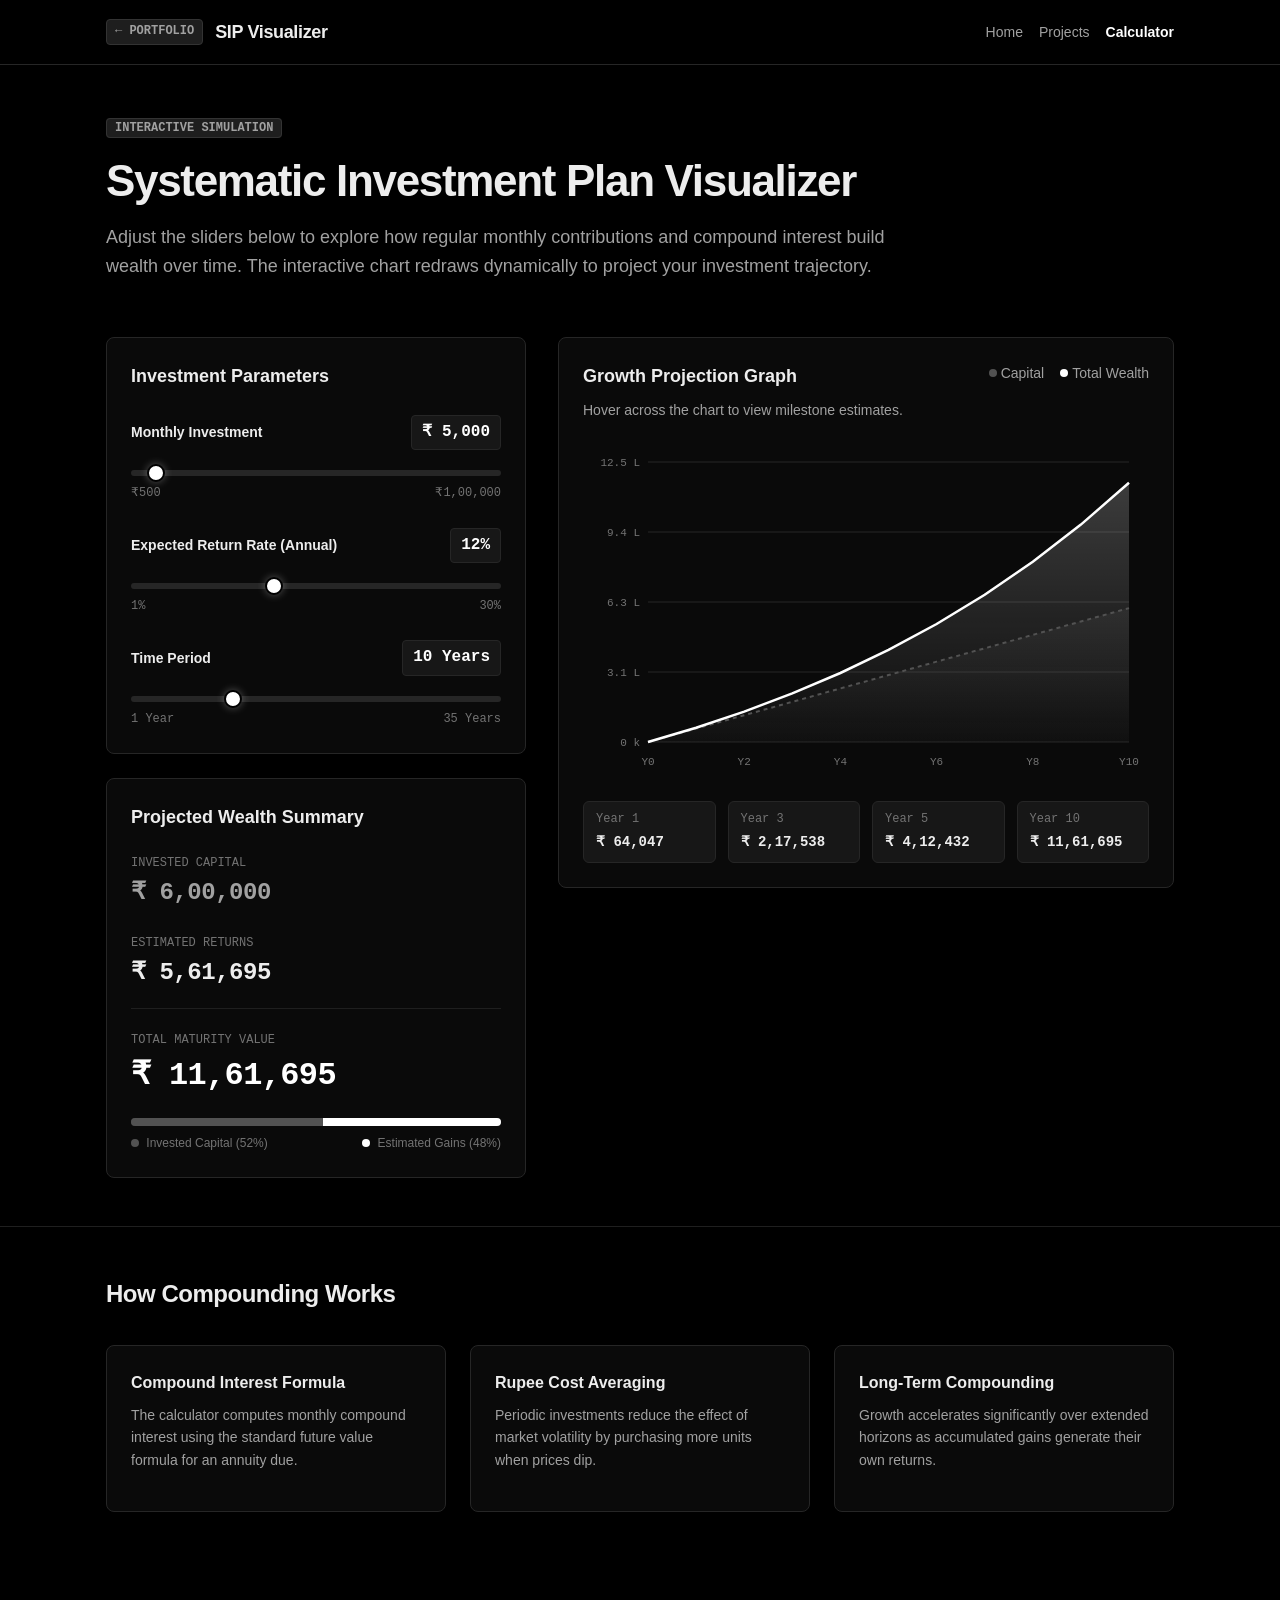
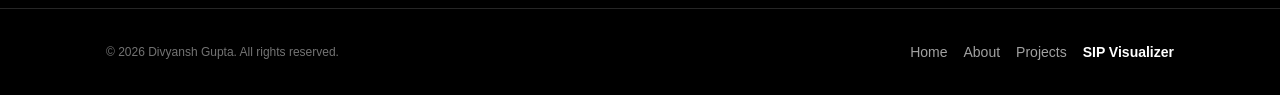
<file: sip-visualizer/index.html>
<!DOCTYPE html>
<html lang="en">
<head>
  <meta charset="UTF-8">
  <meta name="viewport" content="width=device-width, initial-scale=1.0">
  <meta name="description" content="Interactive SIP Visualizer - Calculate and visualize wealth accumulation with interactive sliders and real-time graphs">
  <title>SIP Visualizer | Wealth Growth Calculator</title>
  <link rel="stylesheet" href="../css/variables.css">
  <link rel="stylesheet" href="../css/styles.css">
  <link rel="stylesheet" href="styles.css">
</head>
<body>
  <header class="site-header">
    <div class="container header-container">
      <a href="../index.html" class="brand" aria-label="Back to Portfolio">
        <span class="brand-badge">&larr; PORTFOLIO</span>
        <span class="brand-title">SIP Visualizer</span>
      </a>
      <nav class="nav" aria-label="Visualizer Navigation">
        <a href="../index.html" class="nav-link">Home</a>
        <a href="../projects.html" class="nav-link">Projects</a>
        <a href="#calculator" class="nav-link active" aria-current="page">Calculator</a>
      </nav>
    </div>
  </header>

  <main class="main-content">
    <!-- Introduction Section -->
    <section class="section" style="padding-bottom: var(--space-6);">
      <div class="container">
        <span class="brand-badge">INTERACTIVE SIMULATION</span>
        <h1 class="hero-title" style="text-align: left; margin-top: var(--space-4);">Systematic Investment Plan Visualizer</h1>
        <p class="hero-description" style="margin-left: 0; text-align: left; max-width: 820px;">
          Adjust the sliders below to explore how regular monthly contributions and compound interest build wealth over time.
          The interactive chart redraws dynamically to project your investment trajectory.
        </p>
      </div>
    </section>

    <!-- Visualizer Dashboard Section -->
    <section id="calculator" class="section" style="padding-top: 0;">
      <div class="container">
        <div class="visualizer-grid">
          
          <!-- Controls and Metric Outputs -->
          <div class="visualizer-controls">
            <div class="card">
              <h2 class="card-title" style="font-size: var(--font-size-lg); margin-bottom: var(--space-6);">Investment Parameters</h2>
              
              <!-- Slider 1: Monthly Investment -->
              <div class="slider-group">
                <div class="slider-header">
                  <label for="monthly-input" class="form-label">Monthly Investment</label>
                  <div class="value-display" id="monthly-display">&#8377; 5,000</div>
                </div>
                <input type="range" id="monthly-slider" min="500" max="100000" step="500" value="5000" class="range-slider" aria-label="Monthly Investment Slider">
                <div class="slider-limits">
                  <span>&#8377;500</span>
                  <span>&#8377;1,00,000</span>
                </div>
              </div>

              <!-- Slider 2: Expected Return Rate -->
              <div class="slider-group">
                <div class="slider-header">
                  <label for="rate-slider" class="form-label">Expected Return Rate (Annual)</label>
                  <div class="value-display" id="rate-display">12%</div>
                </div>
                <input type="range" id="rate-slider" min="1" max="30" step="0.5" value="12" class="range-slider" aria-label="Expected Return Rate Slider">
                <div class="slider-limits">
                  <span>1%</span>
                  <span>30%</span>
                </div>
              </div>

              <!-- Slider 3: Time Period -->
              <div class="slider-group">
                <div class="slider-header">
                  <label for="years-slider" class="form-label">Time Period</label>
                  <div class="value-display" id="years-display">10 Years</div>
                </div>
                <input type="range" id="years-slider" min="1" max="35" step="1" value="10" class="range-slider" aria-label="Time Period Slider">
                <div class="slider-limits">
                  <span>1 Year</span>
                  <span>35 Years</span>
                </div>
              </div>
            </div>

            <!-- Summary Results Card -->
            <div class="card" style="margin-top: var(--space-6);">
              <h2 class="card-title" style="font-size: var(--font-size-lg); margin-bottom: var(--space-4);">Projected Wealth Summary</h2>
              
              <div class="summary-metric">
                <span class="timeline-date">INVESTED CAPITAL</span>
                <div class="metric-value metric-subtle" id="metric-invested">&#8377; 6,00,000</div>
              </div>

              <div class="summary-metric">
                <span class="timeline-date">ESTIMATED RETURNS</span>
                <div class="metric-value metric-gain" id="metric-returns">&#8377; 5,61,695</div>
              </div>

              <div class="summary-metric summary-total">
                <span class="timeline-date">TOTAL MATURITY VALUE</span>
                <div class="metric-value metric-highlight" id="metric-total">&#8377; 11,61,695</div>
              </div>

              <!-- Visual Proportion Bar -->
              <div class="ratio-bar-container" title="Capital vs Returns Proportion">
                <div id="ratio-invested" class="ratio-segment ratio-invested" style="width: 52%;"></div>
                <div id="ratio-returns" class="ratio-segment ratio-returns" style="width: 48%;"></div>
              </div>
              <div class="ratio-legend">
                <span><span class="legend-dot dot-invested"></span> Invested Capital (<span id="pct-invested">52%</span>)</span>
                <span><span class="legend-dot dot-returns"></span> Estimated Gains (<span id="pct-returns">48%</span>)</span>
              </div>
            </div>
          </div>

          <!-- Interactive Graph Section -->
          <div class="visualizer-chart-column">
            <div class="card chart-card">
              <div class="chart-header">
                <div>
                  <h2 class="card-title" style="font-size: var(--font-size-lg);">Growth Projection Graph</h2>
                  <p class="card-text" style="margin-bottom: 0;">Hover across the chart to view milestone estimates.</p>
                </div>
                <div class="chart-legend">
                  <span class="legend-item"><span class="legend-dot dot-invested"></span> Capital</span>
                  <span class="legend-item"><span class="legend-dot dot-returns"></span> Total Wealth</span>
                </div>
              </div>

              <!-- Canvas and Interactive Tooltip Overlay -->
              <div class="canvas-container" id="chart-container">
                <canvas id="sip-chart"></canvas>
                <div id="chart-tooltip" class="chart-tooltip" hidden>
                  <div class="tooltip-year" id="tooltip-year">Year 5</div>
                  <div class="tooltip-row">
                    <span>Invested:</span>
                    <strong id="tooltip-invested">&#8377; 3,00,000</strong>
                  </div>
                  <div class="tooltip-row">
                    <span>Total Wealth:</span>
                    <strong id="tooltip-wealth" class="text-gain">&#8377; 4,12,432</strong>
                  </div>
                </div>
              </div>

              <!-- Milestone Breakdown Pills -->
              <div class="milestones-container" id="milestones-row">
                <!-- Injected via JavaScript -->
              </div>
            </div>
          </div>

        </div>
      </div>
    </section>

    <!-- Formula & Explanation Section -->
    <section class="section section-border">
      <div class="container">
        <h2 class="section-title">How Compounding Works</h2>
        <div class="grid grid-3">
          <div class="card">
            <h3 class="card-title">Compound Interest Formula</h3>
            <p class="card-text">
              The calculator computes monthly compound interest using the standard future value formula for an annuity due.
            </p>
          </div>
          <div class="card">
            <h3 class="card-title">Rupee Cost Averaging</h3>
            <p class="card-text">
              Periodic investments reduce the effect of market volatility by purchasing more units when prices dip.
            </p>
          </div>
          <div class="card">
            <h3 class="card-title">Long-Term Compounding</h3>
            <p class="card-text">
              Growth accelerates significantly over extended horizons as accumulated gains generate their own returns.
            </p>
          </div>
        </div>
      </div>
    </section>
  </main>

  <footer class="site-footer">
    <div class="container footer-container">
      <p class="footer-text">&copy; 2026 Divyansh Gupta. All rights reserved.</p>
      <nav class="nav" aria-label="Footer Navigation">
        <a href="../index.html" class="nav-link">Home</a>
        <a href="../about.html" class="nav-link">About</a>
        <a href="../projects.html" class="nav-link">Projects</a>
        <a href="index.html" class="nav-link active">SIP Visualizer</a>
      </nav>
    </div>
  </footer>

  <script src="app.js"></script>
</body>
</html>
</file>
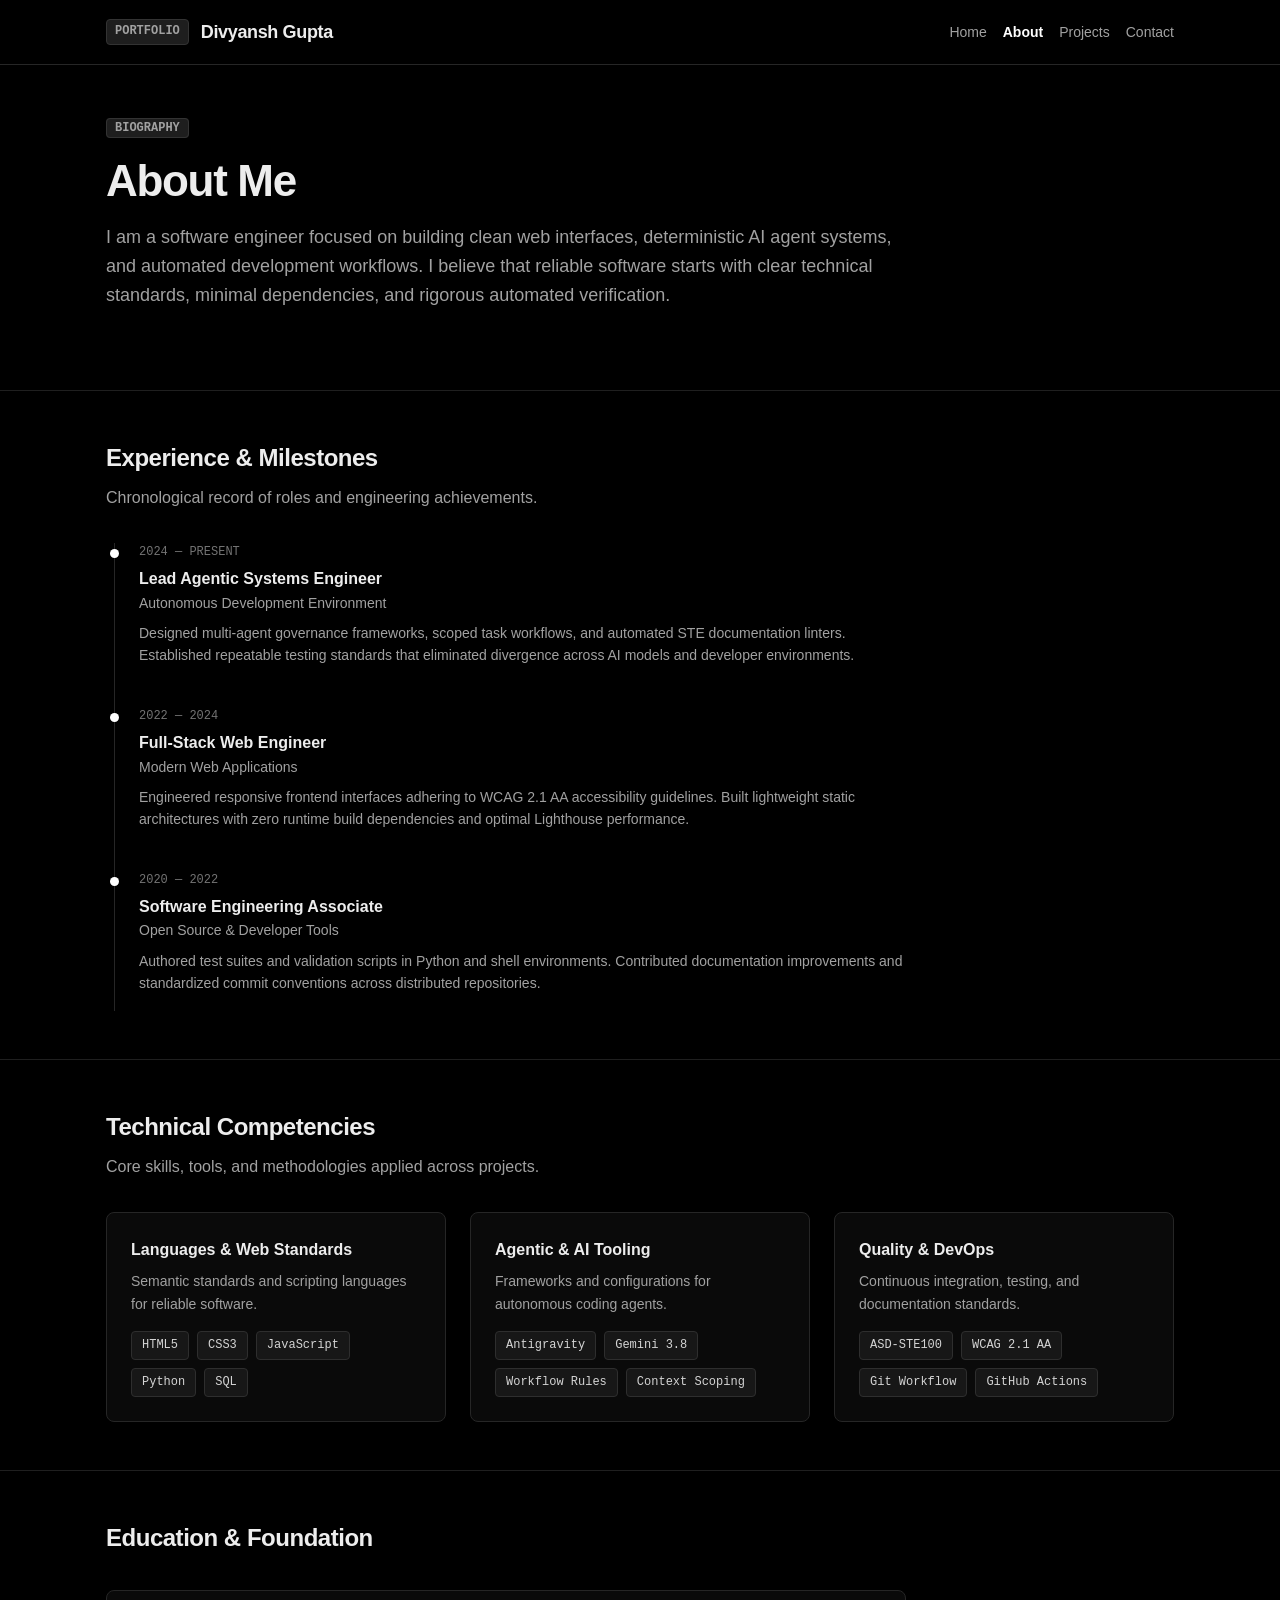
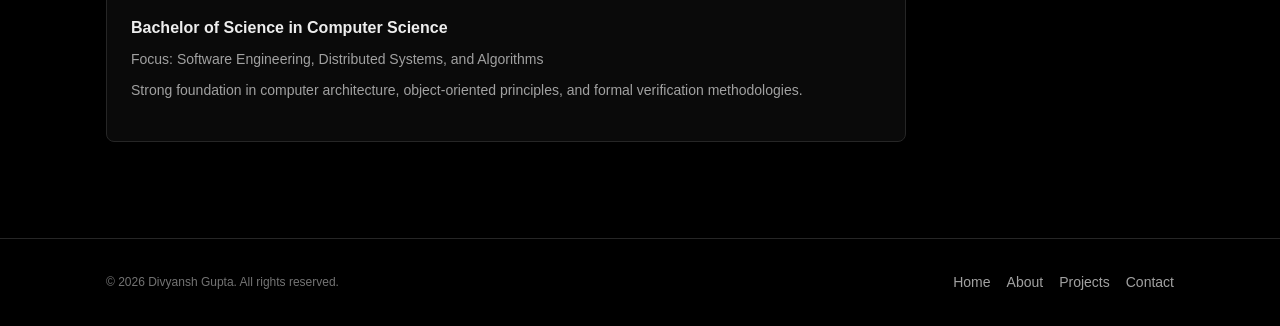
<file: about.html>
<!DOCTYPE html>
<html lang="en">
<head>
  <meta charset="UTF-8">
  <meta name="viewport" content="width=device-width, initial-scale=1.0">
  <meta name="description" content="About Divyansh Gupta - Experience, background, and technical skills">
  <title>About | Divyansh Gupta</title>
  <link rel="stylesheet" href="css/variables.css">
  <link rel="stylesheet" href="css/styles.css">
</head>
<body>
  <header class="site-header">
    <div class="container header-container">
      <a href="index.html" class="brand" aria-label="Portfolio Home">
        <span class="brand-badge">PORTFOLIO</span>
        <span class="brand-title">Divyansh Gupta</span>
      </a>
      <nav class="nav" aria-label="Primary Navigation">
        <a href="index.html" class="nav-link">Home</a>
        <a href="about.html" class="nav-link active" aria-current="page">About</a>
        <a href="projects.html" class="nav-link">Projects</a>
        <a href="contact.html" class="nav-link">Contact</a>
      </nav>
    </div>
  </header>

  <main class="main-content">
    <!-- Biography Section -->
    <section class="section">
      <div class="container">
        <span class="brand-badge">BIOGRAPHY</span>
        <h1 class="hero-title" style="text-align: left; margin-top: var(--space-4);">About Me</h1>
        <p class="hero-description" style="margin-left: 0; text-align: left; max-width: 800px;">
          I am a software engineer focused on building clean web interfaces, deterministic AI agent systems, and automated development workflows.
          I believe that reliable software starts with clear technical standards, minimal dependencies, and rigorous automated verification.
        </p>
      </div>
    </section>

    <!-- Work Experience Timeline -->
    <section class="section section-border">
      <div class="container">
        <h2 class="section-title">Experience & Milestones</h2>
        <p class="section-subtitle">Chronological record of roles and engineering achievements.</p>

        <div class="timeline" style="max-width: 800px;">
          <div class="timeline-item">
            <p class="timeline-date">2024 &mdash; PRESENT</p>
            <h3 class="timeline-title">Lead Agentic Systems Engineer</h3>
            <p class="timeline-subtitle">Autonomous Development Environment</p>
            <p class="card-text">
              Designed multi-agent governance frameworks, scoped task workflows, and automated STE documentation linters.
              Established repeatable testing standards that eliminated divergence across AI models and developer environments.
            </p>
          </div>

          <div class="timeline-item">
            <p class="timeline-date">2022 &mdash; 2024</p>
            <h3 class="timeline-title">Full-Stack Web Engineer</h3>
            <p class="timeline-subtitle">Modern Web Applications</p>
            <p class="card-text">
              Engineered responsive frontend interfaces adhering to WCAG 2.1 AA accessibility guidelines.
              Built lightweight static architectures with zero runtime build dependencies and optimal Lighthouse performance.
            </p>
          </div>

          <div class="timeline-item">
            <p class="timeline-date">2020 &mdash; 2022</p>
            <h3 class="timeline-title">Software Engineering Associate</h3>
            <p class="timeline-subtitle">Open Source & Developer Tools</p>
            <p class="card-text">
              Authored test suites and validation scripts in Python and shell environments.
              Contributed documentation improvements and standardized commit conventions across distributed repositories.
            </p>
          </div>
        </div>
      </div>
    </section>

    <!-- Technical Skills Section -->
    <section class="section section-border">
      <div class="container">
        <h2 class="section-title">Technical Competencies</h2>
        <p class="section-subtitle">Core skills, tools, and methodologies applied across projects.</p>

        <div class="grid grid-3">
          <div class="card">
            <h3 class="card-title">Languages & Web Standards</h3>
            <p class="card-text">Semantic standards and scripting languages for reliable software.</p>
            <div class="tag-group">
              <span class="tag">HTML5</span>
              <span class="tag">CSS3</span>
              <span class="tag">JavaScript</span>
              <span class="tag">Python</span>
              <span class="tag">SQL</span>
            </div>
          </div>

          <div class="card">
            <h3 class="card-title">Agentic & AI Tooling</h3>
            <p class="card-text">Frameworks and configurations for autonomous coding agents.</p>
            <div class="tag-group">
              <span class="tag">Antigravity</span>
              <span class="tag">Gemini 3.8</span>
              <span class="tag">Workflow Rules</span>
              <span class="tag">Context Scoping</span>
            </div>
          </div>

          <div class="card">
            <h3 class="card-title">Quality & DevOps</h3>
            <p class="card-text">Continuous integration, testing, and documentation standards.</p>
            <div class="tag-group">
              <span class="tag">ASD-STE100</span>
              <span class="tag">WCAG 2.1 AA</span>
              <span class="tag">Git Workflow</span>
              <span class="tag">GitHub Actions</span>
            </div>
          </div>
        </div>
      </div>
    </section>

    <!-- Education Section -->
    <section class="section section-border">
      <div class="container">
        <h2 class="section-title">Education & Foundation</h2>
        <div class="card" style="max-width: 800px;">
          <h3 class="card-title">Bachelor of Science in Computer Science</h3>
          <p class="timeline-subtitle">Focus: Software Engineering, Distributed Systems, and Algorithms</p>
          <p class="card-text">
            Strong foundation in computer architecture, object-oriented principles, and formal verification methodologies.
          </p>
        </div>
      </div>
    </section>
  </main>

  <footer class="site-footer">
    <div class="container footer-container">
      <p class="footer-text">&copy; 2026 Divyansh Gupta. All rights reserved.</p>
      <nav class="nav" aria-label="Footer Navigation">
        <a href="index.html" class="nav-link">Home</a>
        <a href="about.html" class="nav-link">About</a>
        <a href="projects.html" class="nav-link">Projects</a>
        <a href="contact.html" class="nav-link">Contact</a>
      </nav>
    </div>
  </footer>
</body>
</html>
</file>
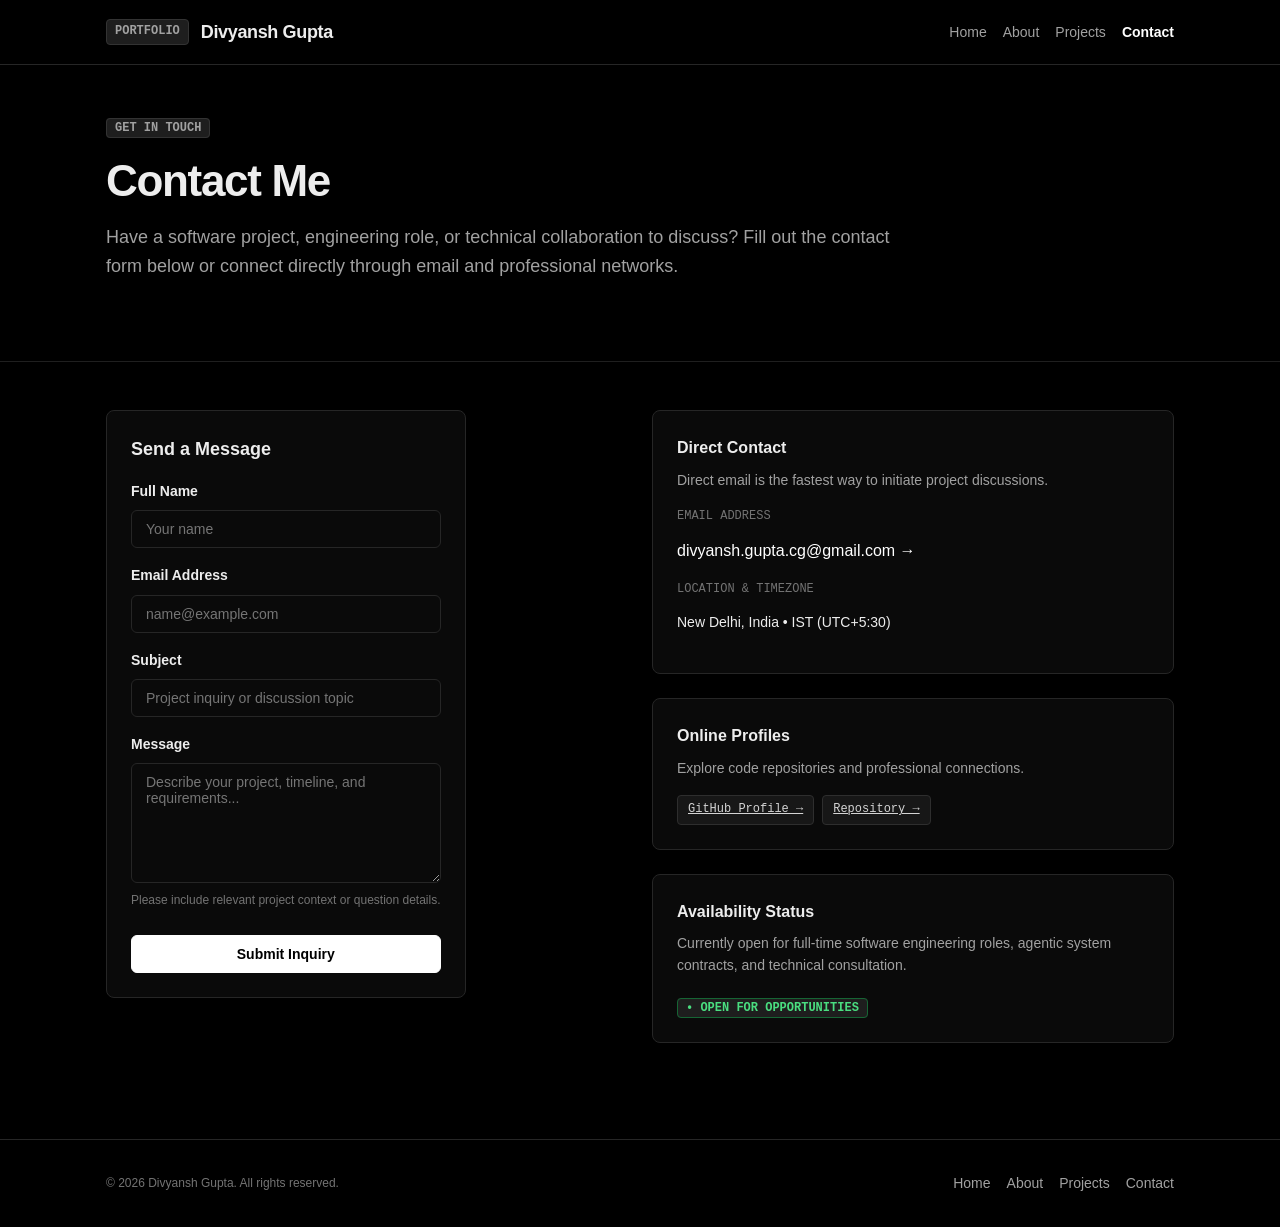
<file: contact.html>
<!DOCTYPE html>
<html lang="en">
<head>
  <meta charset="UTF-8">
  <meta name="viewport" content="width=device-width, initial-scale=1.0">
  <meta name="description" content="Contact Divyansh Gupta - Software Engineer and Agentic Systems Developer">
  <title>Contact | Divyansh Gupta</title>
  <link rel="stylesheet" href="css/variables.css">
  <link rel="stylesheet" href="css/styles.css">
</head>
<body>
  <header class="site-header">
    <div class="container header-container">
      <a href="index.html" class="brand" aria-label="Portfolio Home">
        <span class="brand-badge">PORTFOLIO</span>
        <span class="brand-title">Divyansh Gupta</span>
      </a>
      <nav class="nav" aria-label="Primary Navigation">
        <a href="index.html" class="nav-link">Home</a>
        <a href="about.html" class="nav-link">About</a>
        <a href="projects.html" class="nav-link">Projects</a>
        <a href="contact.html" class="nav-link active" aria-current="page">Contact</a>
      </nav>
    </div>
  </header>

  <main class="main-content">
    <!-- Header Section -->
    <section class="section">
      <div class="container">
        <span class="brand-badge">GET IN TOUCH</span>
        <h1 class="hero-title" style="text-align: left; margin-top: var(--space-4);">Contact Me</h1>
        <p class="hero-description" style="margin-left: 0; text-align: left; max-width: 800px;">
          Have a software project, engineering role, or technical collaboration to discuss?
          Fill out the contact form below or connect directly through email and professional networks.
        </p>
      </div>
    </section>

    <!-- Contact Form & Details Section -->
    <section class="section section-border">
      <div class="container">
        <div class="grid grid-2" style="align-items: start;">
          <!-- Form Column -->
          <div class="card form-card" style="margin-left: 0; max-width: 100%;">
            <h2 class="card-title" style="font-size: var(--font-size-lg); margin-bottom: var(--space-4);">Send a Message</h2>
            
            <form action="#" method="POST">
              <div class="form-group">
                <label for="contact-name" class="form-label">Full Name</label>
                <input type="text" id="contact-name" name="name" class="form-input" placeholder="Your name" required autocomplete="name">
              </div>

              <div class="form-group">
                <label for="contact-email" class="form-label">Email Address</label>
                <input type="email" id="contact-email" name="email" class="form-input" placeholder="name@example.com" required autocomplete="email">
              </div>

              <div class="form-group">
                <label for="contact-subject" class="form-label">Subject</label>
                <input type="text" id="contact-subject" name="subject" class="form-input" placeholder="Project inquiry or discussion topic" required>
              </div>

              <div class="form-group">
                <label for="contact-message" class="form-label">Message</label>
                <textarea id="contact-message" name="message" class="form-textarea" placeholder="Describe your project, timeline, and requirements..." required></textarea>
                <p class="form-hint">Please include relevant project context or question details.</p>
              </div>

              <div style="margin-top: var(--space-6);">
                <button type="submit" class="btn btn-primary" style="width: 100%;">Submit Inquiry</button>
              </div>
            </form>
          </div>

          <!-- Direct Channels Column -->
          <div>
            <div class="card" style="margin-bottom: var(--space-6);">
              <h2 class="card-title">Direct Contact</h2>
              <p class="card-text">Direct email is the fastest way to initiate project discussions.</p>
              <div class="form-group">
                <span class="timeline-date">EMAIL ADDRESS</span>
                <a href="mailto:divyansh.gupta.cg@gmail.com" class="card-link" style="font-size: var(--font-size-base);">
                  divyansh.gupta.cg@gmail.com &rarr;
                </a>
              </div>
              <div class="form-group" style="margin-top: var(--space-4);">
                <span class="timeline-date">LOCATION & TIMEZONE</span>
                <p class="card-text" style="color: var(--color-text-primary); margin-bottom: 0;">
                  New Delhi, India &bull; IST (UTC+5:30)
                </p>
              </div>
            </div>

            <div class="card" style="margin-bottom: var(--space-6);">
              <h2 class="card-title">Online Profiles</h2>
              <p class="card-text">Explore code repositories and professional connections.</p>
              <div class="tag-group" style="margin-top: var(--space-2);">
                <a href="https://github.com/itsdguptaofficial" class="tag" target="_blank" rel="noopener">GitHub Profile &rarr;</a>
                <a href="https://github.com/itsdguptaofficial/agenticCodingTestV1" class="tag" target="_blank" rel="noopener">Repository &rarr;</a>
              </div>
            </div>

            <div class="card">
              <h2 class="card-title">Availability Status</h2>
              <p class="card-text">
                Currently open for full-time software engineering roles, agentic system contracts, and technical consultation.
              </p>
              <span class="brand-badge" style="color: #4ade80; border-color: #166534;">&bull; OPEN FOR OPPORTUNITIES</span>
            </div>
          </div>
        </div>
      </div>
    </section>
  </main>

  <footer class="site-footer">
    <div class="container footer-container">
      <p class="footer-text">&copy; 2026 Divyansh Gupta. All rights reserved.</p>
      <nav class="nav" aria-label="Footer Navigation">
        <a href="index.html" class="nav-link">Home</a>
        <a href="about.html" class="nav-link">About</a>
        <a href="projects.html" class="nav-link">Projects</a>
        <a href="contact.html" class="nav-link">Contact</a>
      </nav>
    </div>
  </footer>
</body>
</html>
</file>
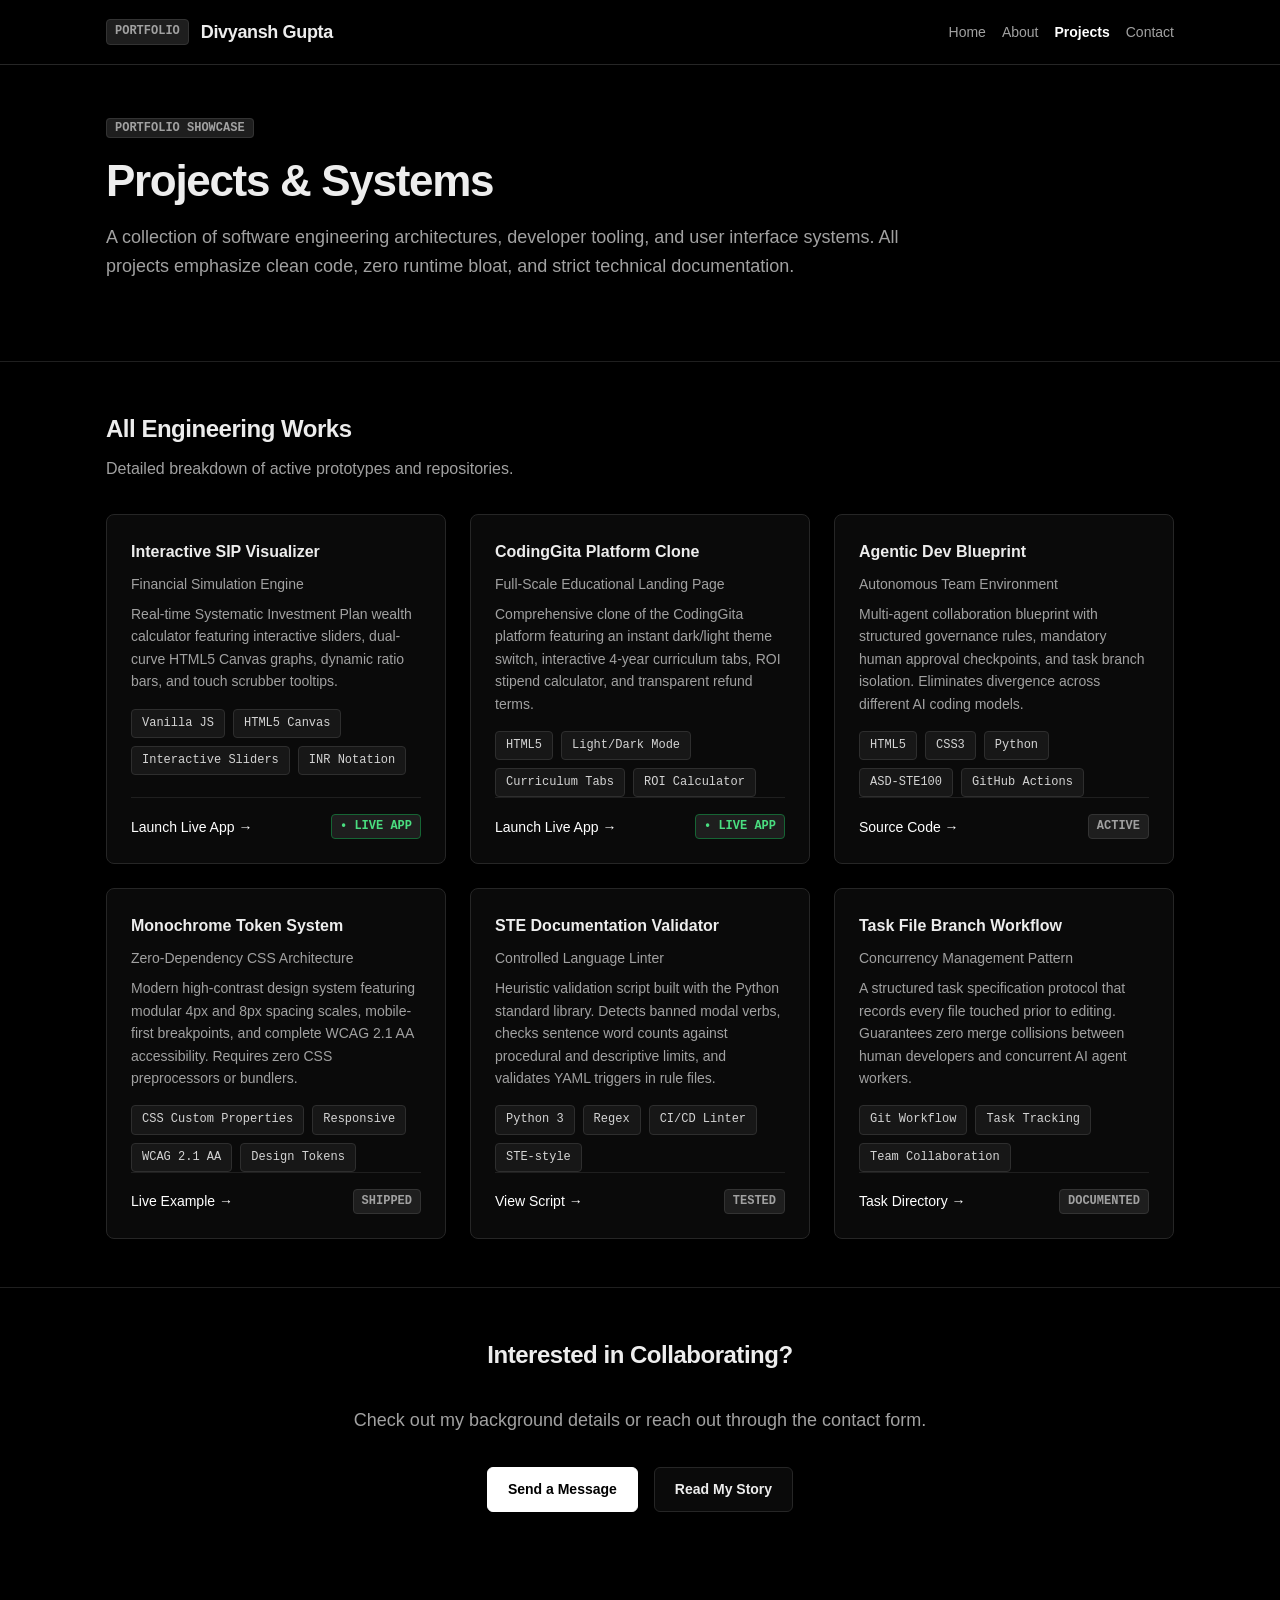
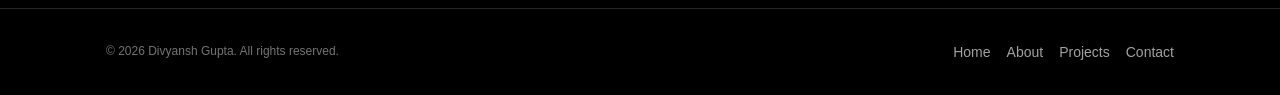
<file: projects.html>
<!DOCTYPE html>
<html lang="en">
<head>
  <meta charset="UTF-8">
  <meta name="viewport" content="width=device-width, initial-scale=1.0">
  <meta name="description" content="Projects - Portfolio of engineering projects, tools, and systems by Divyansh Gupta">
  <title>Projects | Divyansh Gupta</title>
  <link rel="stylesheet" href="css/variables.css">
  <link rel="stylesheet" href="css/styles.css">
</head>
<body>
  <header class="site-header">
    <div class="container header-container">
      <a href="index.html" class="brand" aria-label="Portfolio Home">
        <span class="brand-badge">PORTFOLIO</span>
        <span class="brand-title">Divyansh Gupta</span>
      </a>
      <nav class="nav" aria-label="Primary Navigation">
        <a href="index.html" class="nav-link">Home</a>
        <a href="about.html" class="nav-link">About</a>
        <a href="projects.html" class="nav-link active" aria-current="page">Projects</a>
        <a href="contact.html" class="nav-link">Contact</a>
      </nav>
    </div>
  </header>

  <main class="main-content">
    <!-- Header Section -->
    <section class="section">
      <div class="container">
        <span class="brand-badge">PORTFOLIO SHOWCASE</span>
        <h1 class="hero-title" style="text-align: left; margin-top: var(--space-4);">Projects & Systems</h1>
        <p class="hero-description" style="margin-left: 0; text-align: left; max-width: 800px;">
          A collection of software engineering architectures, developer tooling, and user interface systems.
          All projects emphasize clean code, zero runtime bloat, and strict technical documentation.
        </p>
      </div>
    </section>

    <!-- Project Grid Section -->
    <section class="section section-border">
      <div class="container">
        <h2 class="section-title">All Engineering Works</h2>
        <p class="section-subtitle">Detailed breakdown of active prototypes and repositories.</p>

        <div class="grid grid-2">
          <!-- Project 0A: SIP Visualizer -->
          <article id="sip-visualizer" class="card card--interactive">
            <div>
              <h3 class="card-title">Interactive SIP Visualizer</h3>
              <p class="timeline-subtitle">Financial Simulation Engine</p>
              <p class="card-text">
                Real-time Systematic Investment Plan wealth calculator featuring interactive sliders, dual-curve HTML5 Canvas graphs, dynamic ratio bars, and touch scrubber tooltips.
              </p>
              <div class="tag-group">
                <span class="tag">Vanilla JS</span>
                <span class="tag">HTML5 Canvas</span>
                <span class="tag">Interactive Sliders</span>
                <span class="tag">INR Notation</span>
              </div>
            </div>
            <div class="card-footer">
              <a href="sip-visualizer/index.html" class="card-link">Launch Live App &rarr;</a>
              <span class="brand-badge" style="color: #4ade80; border-color: #166534;">&bull; LIVE APP</span>
            </div>
          </article>

          <!-- Project 0B: CodingGita Clone -->
          <article id="codinggita-clone" class="card card--interactive">
            <div>
              <h3 class="card-title">CodingGita Platform Clone</h3>
              <p class="timeline-subtitle">Full-Scale Educational Landing Page</p>
              <p class="card-text">
                Comprehensive clone of the CodingGita platform featuring an instant dark/light theme switch, interactive 4-year curriculum tabs, ROI stipend calculator, and transparent refund terms.
              </p>
              <div class="tag-group">
                <span class="tag">HTML5</span>
                <span class="tag">Light/Dark Mode</span>
                <span class="tag">Curriculum Tabs</span>
                <span class="tag">ROI Calculator</span>
              </div>
            </div>
            <div class="card-footer">
              <a href="CodingGitaWebsite/index.html" class="card-link">Launch Live App &rarr;</a>
              <span class="brand-badge" style="color: #4ade80; border-color: #166534;">&bull; LIVE APP</span>
            </div>
          </article>

          <!-- Project 1 -->
          <article id="agentic-blueprint" class="card card--interactive">
            <div>
              <h3 class="card-title">Agentic Dev Blueprint</h3>
              <p class="timeline-subtitle">Autonomous Team Environment</p>
              <p class="card-text">
                Multi-agent collaboration blueprint with structured governance rules, mandatory human approval checkpoints, and task branch isolation.
                Eliminates divergence across different AI coding models.
              </p>
              <div class="tag-group">
                <span class="tag">HTML5</span>
                <span class="tag">CSS3</span>
                <span class="tag">Python</span>
                <span class="tag">ASD-STE100</span>
                <span class="tag">GitHub Actions</span>
              </div>
            </div>
            <div class="card-footer">
              <a href="https://github.com/itsdguptaofficial/agenticCodingTestV1" class="card-link" target="_blank" rel="noopener">Source Code &rarr;</a>
              <span class="brand-badge">ACTIVE</span>
            </div>
          </article>

          <!-- Project 2 -->
          <article id="design-system" class="card card--interactive">
            <div>
              <h3 class="card-title">Monochrome Token System</h3>
              <p class="timeline-subtitle">Zero-Dependency CSS Architecture</p>
              <p class="card-text">
                Modern high-contrast design system featuring modular 4px and 8px spacing scales, mobile-first breakpoints, and complete WCAG 2.1 AA accessibility.
                Requires zero CSS preprocessors or bundlers.
              </p>
              <div class="tag-group">
                <span class="tag">CSS Custom Properties</span>
                <span class="tag">Responsive</span>
                <span class="tag">WCAG 2.1 AA</span>
                <span class="tag">Design Tokens</span>
              </div>
            </div>
            <div class="card-footer">
              <a href="index.html" class="card-link">Live Example &rarr;</a>
              <span class="brand-badge">SHIPPED</span>
            </div>
          </article>

          <!-- Project 3 -->
          <article id="doc-verifier" class="card card--interactive">
            <div>
              <h3 class="card-title">STE Documentation Validator</h3>
              <p class="timeline-subtitle">Controlled Language Linter</p>
              <p class="card-text">
                Heuristic validation script built with the Python standard library.
                Detects banned modal verbs, checks sentence word counts against procedural and descriptive limits, and validates YAML triggers in rule files.
              </p>
              <div class="tag-group">
                <span class="tag">Python 3</span>
                <span class="tag">Regex</span>
                <span class="tag">CI/CD Linter</span>
                <span class="tag">STE-style</span>
              </div>
            </div>
            <div class="card-footer">
              <a href="https://github.com/itsdguptaofficial/agenticCodingTestV1/blob/main/scripts/check_docs.py" class="card-link" target="_blank" rel="noopener">View Script &rarr;</a>
              <span class="brand-badge">TESTED</span>
            </div>
          </article>

          <!-- Project 4 -->
          <article id="workflow-engine" class="card card--interactive">
            <div>
              <h3 class="card-title">Task File Branch Workflow</h3>
              <p class="timeline-subtitle">Concurrency Management Pattern</p>
              <p class="card-text">
                A structured task specification protocol that records every file touched prior to editing.
                Guarantees zero merge collisions between human developers and concurrent AI agent workers.
              </p>
              <div class="tag-group">
                <span class="tag">Git Workflow</span>
                <span class="tag">Task Tracking</span>
                <span class="tag">Team Collaboration</span>
              </div>
            </div>
            <div class="card-footer">
              <a href="https://github.com/itsdguptaofficial/agenticCodingTestV1/tree/main/tasks" class="card-link" target="_blank" rel="noopener">Task Directory &rarr;</a>
              <span class="brand-badge">DOCUMENTED</span>
            </div>
          </article>
        </div>
      </div>
    </section>

    <!-- Call to action -->
    <section class="section section-border">
      <div class="container" style="text-align: center;">
        <h2 class="section-title">Interested in Collaborating?</h2>
        <p class="hero-description" style="margin-left: auto; margin-right: auto;">
          Check out my background details or reach out through the contact form.
        </p>
        <div class="hero-actions">
          <a href="contact.html" class="btn btn-primary">Send a Message</a>
          <a href="about.html" class="btn btn-secondary">Read My Story</a>
        </div>
      </div>
    </section>
  </main>

  <footer class="site-footer">
    <div class="container footer-container">
      <p class="footer-text">&copy; 2026 Divyansh Gupta. All rights reserved.</p>
      <nav class="nav" aria-label="Footer Navigation">
        <a href="index.html" class="nav-link">Home</a>
        <a href="about.html" class="nav-link">About</a>
        <a href="projects.html" class="nav-link">Projects</a>
        <a href="contact.html" class="nav-link">Contact</a>
      </nav>
    </div>
  </footer>
</body>
</html>
</file>
<file: css/variables.css>
:root {
  /* Color Palette (Vercel-inspired monochrome) */
  --color-bg: #000000;
  --color-surface: #0a0a0a;
  --color-surface-hover: #171717;
  --color-border: #262626;
  --color-border-subtle: #1f1f1f;
  
  --color-text-primary: #ededed;
  --color-text-secondary: #a1a1a1;
  --color-text-muted: #737373;

  --color-accent: #ffffff;
  --color-accent-inverse: #000000;
  --color-badge-bg: #1e1e1e;
  --color-badge-border: #333333;

  /* Form & Interactive Tokens */
  --color-input-bg: #0a0a0a;
  --color-input-border: #262626;
  --color-input-focus: #ffffff;
  --color-tag-bg: #171717;
  --color-tag-border: #2e2e2e;
  --color-tag-text: #d4d4d4;

  /* Typography */
  --font-family-sans: -apple-system, BlinkMacSystemFont, "Segoe UI", Roboto, "Helvetica Neue", Arial, sans-serif;
  --font-family-mono: ui-monospace, SFMono-Regular, Menlo, Monaco, Consolas, monospace;

  --font-size-xs: 0.75rem;
  --font-size-sm: 0.875rem;
  --font-size-base: 1rem;
  --font-size-lg: 1.125rem;
  --font-size-xl: 1.5rem;
  --font-size-2xl: 2rem;
  --font-size-3xl: 2.75rem;

  /* Spacing Scale (4px / 8px modular) */
  --space-1: 0.25rem; /* 4px */
  --space-2: 0.5rem;  /* 8px */
  --space-3: 0.75rem; /* 12px */
  --space-4: 1rem;    /* 16px */
  --space-6: 1.5rem;  /* 24px */
  --space-8: 2rem;    /* 32px */
  --space-12: 3rem;   /* 48px */
  --space-16: 4rem;   /* 64px */

  /* Layout */
  --max-width-content: 1100px;
  --radius-sm: 4px;
  --radius-md: 6px;
  --radius-lg: 8px;
  --transition-fast: 0.15s ease;
}
</file>
<file: css/styles.css>
/* Modern CSS Reset */
*, *::before, *::after {
  box-sizing: border-box;
  margin: 0;
  padding: 0;
}

body {
  background-color: var(--color-bg);
  color: var(--color-text-primary);
  font-family: var(--font-family-sans);
  font-size: var(--font-size-base);
  line-height: 1.6;
  -webkit-font-smoothing: antialiased;
}

/* Container */
.container {
  width: 100%;
  max-width: var(--max-width-content);
  margin-left: auto;
  margin-right: auto;
  padding-left: var(--space-4);
  padding-right: var(--space-4);
}

/* Header */
.site-header {
  border-bottom: 1px solid var(--color-border);
  background-color: var(--color-bg);
  position: sticky;
  top: 0;
  z-index: 100;
  backdrop-filter: blur(8px);
}

.header-container {
  display: flex;
  align-items: center;
  justify-content: space-between;
  height: 64px;
}

.brand {
  display: flex;
  align-items: center;
  gap: var(--space-3);
  text-decoration: none;
  color: var(--color-text-primary);
}

.brand-badge {
  font-size: var(--font-size-xs);
  font-family: var(--font-family-mono);
  background-color: var(--color-badge-bg);
  border: 1px solid var(--color-badge-border);
  color: var(--color-text-secondary);
  padding: 2px 8px;
  border-radius: var(--radius-sm);
  font-weight: 600;
}

.brand-title {
  font-size: var(--font-size-lg);
  font-weight: 700;
  letter-spacing: -0.02em;
}

.nav {
  display: flex;
  gap: var(--space-4);
}

.nav-link {
  color: var(--color-text-secondary);
  text-decoration: none;
  font-size: var(--font-size-sm);
  transition: color var(--transition-fast);
}

.nav-link:hover, .nav-link:focus-visible {
  color: var(--color-accent);
}

.nav-link.active {
  color: var(--color-accent);
  font-weight: 600;
}

/* Sections */
.section {
  padding-top: var(--space-12);
  padding-bottom: var(--space-12);
}

.section-border {
  border-top: 1px solid var(--color-border-subtle);
}

.hero {
  padding-top: var(--space-16);
  padding-bottom: var(--space-16);
  text-align: center;
}

.hero-title {
  font-size: var(--font-size-3xl);
  font-weight: 800;
  letter-spacing: -0.03em;
  margin-bottom: var(--space-4);
  line-height: 1.2;
}

.hero-description {
  font-size: var(--font-size-lg);
  color: var(--color-text-secondary);
  max-width: 680px;
  margin-left: auto;
  margin-right: auto;
  margin-bottom: var(--space-8);
}

.hero-actions {
  display: flex;
  justify-content: center;
  gap: var(--space-4);
  flex-wrap: wrap;
}

/* Buttons */
.btn {
  display: inline-flex;
  align-items: center;
  justify-content: center;
  font-size: var(--font-size-sm);
  font-weight: 600;
  padding: 10px 20px;
  border-radius: var(--radius-md);
  text-decoration: none;
  cursor: pointer;
  border: 1px solid transparent;
  transition: background-color var(--transition-fast), border-color var(--transition-fast);
}

.btn-primary {
  background-color: var(--color-accent);
  color: var(--color-accent-inverse);
  border-color: var(--color-accent);
}

.btn-primary:hover, .btn-primary:focus-visible {
  background-color: #d4d4d4;
  border-color: #d4d4d4;
}

.btn-secondary {
  background-color: var(--color-surface);
  color: var(--color-text-primary);
  border-color: var(--color-border);
}

.btn-secondary:hover, .btn-secondary:focus-visible {
  background-color: var(--color-surface-hover);
  border-color: var(--color-text-secondary);
}

/* Grids and Cards */
.section-title {
  font-size: var(--font-size-xl);
  font-weight: 700;
  letter-spacing: -0.02em;
  margin-bottom: var(--space-8);
}

.section-subtitle {
  font-size: var(--font-size-base);
  color: var(--color-text-secondary);
  margin-top: calc(-1 * var(--space-6));
  margin-bottom: var(--space-8);
}

.grid {
  display: grid;
  gap: var(--space-6);
}

.grid-2 {
  grid-template-columns: repeat(auto-fit, minmax(280px, 1fr));
}

.grid-3 {
  grid-template-columns: repeat(auto-fit, minmax(280px, 1fr));
}

.card {
  background-color: var(--color-surface);
  border: 1px solid var(--color-border);
  border-radius: var(--radius-lg);
  padding: var(--space-6);
  transition: border-color var(--transition-fast);
}

.card:hover {
  border-color: var(--color-text-secondary);
}

.card--interactive {
  display: flex;
  flex-direction: column;
  justify-content: space-between;
}

.card-title {
  font-size: var(--font-size-base);
  font-weight: 600;
  margin-bottom: var(--space-2);
}

.card-text {
  color: var(--color-text-secondary);
  font-size: var(--font-size-sm);
  margin-bottom: var(--space-4);
}

.card-footer {
  margin-top: auto;
  padding-top: var(--space-4);
  border-top: 1px solid var(--color-border-subtle);
  display: flex;
  align-items: center;
  justify-content: space-between;
}

.card-link {
  color: var(--color-accent);
  text-decoration: none;
  font-size: var(--font-size-sm);
  font-weight: 500;
}

.card-link:hover, .card-link:focus-visible {
  text-decoration: underline;
}

/* Badges and Tags */
.tag-group {
  display: flex;
  flex-wrap: wrap;
  gap: var(--space-2);
}

.tag {
  font-size: var(--font-size-xs);
  font-family: var(--font-family-mono);
  background-color: var(--color-tag-bg);
  border: 1px solid var(--color-tag-border);
  color: var(--color-tag-text);
  padding: 4px 10px;
  border-radius: var(--radius-sm);
  display: inline-flex;
  align-items: center;
}

.code-inline {
  font-family: var(--font-family-mono);
  font-size: 0.9em;
  background-color: var(--color-surface-hover);
  padding: 2px 6px;
  border-radius: var(--radius-sm);
  border: 1px solid var(--color-border);
}

/* Form Controls */
.form-card {
  max-width: 640px;
  margin-left: auto;
  margin-right: auto;
}

.form-group {
  margin-bottom: var(--space-4);
  display: flex;
  flex-direction: column;
  gap: var(--space-2);
}

.form-label {
  font-size: var(--font-size-sm);
  font-weight: 600;
  color: var(--color-text-primary);
}

.form-input, .form-textarea {
  width: 100%;
  background-color: var(--color-input-bg);
  border: 1px solid var(--color-input-border);
  border-radius: var(--radius-md);
  color: var(--color-text-primary);
  font-family: inherit;
  font-size: var(--font-size-sm);
  padding: 10px 14px;
  transition: border-color var(--transition-fast), box-shadow var(--transition-fast);
}

.form-input:focus-visible, .form-textarea:focus-visible {
  outline: none;
  border-color: var(--color-input-focus);
  box-shadow: 0 0 0 1px var(--color-input-focus);
}

.form-textarea {
  min-height: 120px;
  resize: vertical;
}

.form-hint {
  font-size: var(--font-size-xs);
  color: var(--color-text-muted);
}

/* Timeline Components */
.timeline {
  display: flex;
  flex-direction: column;
  gap: var(--space-6);
  border-left: 1px solid var(--color-border);
  padding-left: var(--space-6);
  margin-left: var(--space-2);
}

.timeline-item {
  position: relative;
}

.timeline-item::before {
  content: "";
  position: absolute;
  left: calc(-1 * var(--space-6) - 5px);
  top: 6px;
  width: 9px;
  height: 9px;
  border-radius: 50%;
  background-color: var(--color-accent);
}

.timeline-date {
  font-size: var(--font-size-xs);
  font-family: var(--font-family-mono);
  color: var(--color-text-muted);
  margin-bottom: var(--space-1);
}

.timeline-title {
  font-size: var(--font-size-base);
  font-weight: 600;
  color: var(--color-text-primary);
}

.timeline-subtitle {
  font-size: var(--font-size-sm);
  color: var(--color-text-secondary);
  margin-bottom: var(--space-2);
}

/* Footer */
.site-footer {
  border-top: 1px solid var(--color-border);
  padding-top: var(--space-8);
  padding-bottom: var(--space-8);
  margin-top: var(--space-12);
}

.footer-container {
  display: flex;
  justify-content: space-between;
  align-items: center;
}

.footer-text {
  font-size: var(--font-size-xs);
  color: var(--color-text-muted);
}
</file>
<file: CodingGitaWebsite/styles.css>
/* CodingGita Website Clone Stylesheet */

/* Dual-Theme Token Variables */
:root, [data-theme="dark"] {
  --color-bg: #000000;
  --color-surface: #0a0a0a;
  --color-surface-hover: #171717;
  --color-border: #262626;
  --color-border-subtle: #1f1f1f;
  --color-text-primary: #ededed;
  --color-text-secondary: #a1a1a1;
  --color-text-muted: #737373;
  --color-accent: #ffffff;
  --color-accent-inverse: #000000;
  --color-badge-bg: #1e1e1e;
  --color-badge-border: #333333;
  --color-input-bg: #0a0a0a;
  --color-input-border: #262626;
  --color-input-focus: #ffffff;
  --color-tag-bg: #171717;
  --color-tag-border: #2e2e2e;
  --color-tag-text: #d4d4d4;
  --color-success-bg: #064e3b;
  --color-success-border: #059669;
  --color-success-text: #ecfdf5;
}

[data-theme="light"] {
  --color-bg: #ffffff;
  --color-surface: #f8fafc;
  --color-surface-hover: #f1f5f9;
  --color-border: #e2e8f0;
  --color-border-subtle: #cbd5e1;
  --color-text-primary: #0f172a;
  --color-text-secondary: #475569;
  --color-text-muted: #64748b;
  --color-accent: #0f172a;
  --color-accent-inverse: #ffffff;
  --color-badge-bg: #f1f5f9;
  --color-badge-border: #cbd5e1;
  --color-input-bg: #ffffff;
  --color-input-border: #cbd5e1;
  --color-input-focus: #0f172a;
  --color-tag-bg: #f1f5f9;
  --color-tag-border: #cbd5e1;
  --color-tag-text: #334155;
  --color-success-bg: #ecfdf5;
  --color-success-border: #a7f3d0;
  --color-success-text: #065f46;
}

body {
  transition: background-color 0.25s ease, color 0.25s ease;
}

/* Branding Accent */
.cg-logo-icon {
  font-family: var(--font-family-mono);
  font-weight: 800;
  color: var(--color-accent);
  background: var(--color-surface-hover);
  padding: 4px 8px;
  border-radius: var(--radius-sm);
  border: 1px solid var(--color-border);
}

.cg-nav {
  align-items: center;
  gap: var(--space-3);
  flex-wrap: wrap;
}

.btn-sm {
  padding: 6px 14px;
  font-size: var(--font-size-xs);
}

/* Theme Toggle Button */
.cg-theme-btn {
  background-color: var(--color-surface);
  border: 1px solid var(--color-border);
  color: var(--color-text-primary);
  width: 38px;
  height: 38px;
  border-radius: var(--radius-md);
  display: inline-flex;
  align-items: center;
  justify-content: center;
  cursor: pointer;
  font-size: 1.1rem;
  transition: background-color var(--transition-fast), border-color var(--transition-fast), transform var(--transition-fast);
}

.cg-theme-btn:hover {
  background-color: var(--color-surface-hover);
  border-color: var(--color-text-secondary);
  transform: scale(1.05);
}

.cg-theme-btn:focus-visible {
  outline: 2px solid var(--color-accent);
  outline-offset: 2px;
}

/* Hero Section */
.cg-hero {
  padding-top: var(--space-16);
  padding-bottom: var(--space-12);
  text-align: center;
}

.cg-hero-badge {
  display: inline-flex;
  align-items: center;
  gap: var(--space-2);
  font-size: var(--font-size-xs);
  font-family: var(--font-family-mono);
  background-color: var(--color-surface);
  border: 1px solid var(--color-border);
  color: var(--color-text-secondary);
  padding: 6px 14px;
  border-radius: var(--radius-sm);
  margin-bottom: var(--space-6);
  font-weight: 600;
}

.cg-pulse {
  display: inline-block;
  width: 8px;
  height: 8px;
  border-radius: 50%;
  background-color: #22c55e;
  box-shadow: 0 0 8px #22c55e;
}

.cg-hero-heading {
  font-size: var(--font-size-3xl);
  font-weight: 800;
  letter-spacing: -0.03em;
  line-height: 1.15;
  max-width: 900px;
  margin-left: auto;
  margin-right: auto;
  margin-bottom: var(--space-4);
}

.cg-text-gradient {
  color: var(--color-accent);
  text-decoration: underline;
  text-decoration-color: var(--color-text-muted);
  text-underline-offset: 6px;
}

.cg-hero-sub {
  font-size: var(--font-size-lg);
  color: var(--color-text-secondary);
  max-width: 760px;
  margin-left: auto;
  margin-right: auto;
  margin-bottom: var(--space-8);
  line-height: 1.6;
}

/* Stats Highlights Strip */
.cg-stats-strip {
  display: grid;
  grid-template-columns: repeat(auto-fit, minmax(220px, 1fr));
  gap: var(--space-4);
  margin-top: var(--space-12);
  padding-top: var(--space-8);
  border-top: 1px solid var(--color-border-subtle);
}

.cg-stat-card {
  background-color: var(--color-surface);
  border: 1px solid var(--color-border);
  border-radius: var(--radius-lg);
  padding: var(--space-6);
  text-align: center;
  transition: border-color var(--transition-fast), transform var(--transition-fast);
}

.cg-stat-card:hover {
  border-color: var(--color-text-secondary);
  transform: translateY(-2px);
}

.cg-stat-num {
  font-family: var(--font-family-mono);
  font-size: var(--font-size-2xl);
  font-weight: 800;
  color: var(--color-accent);
  margin-bottom: var(--space-2);
}

.cg-stat-label {
  font-size: var(--font-size-xs);
  color: var(--color-text-secondary);
  text-transform: uppercase;
  letter-spacing: 0.05em;
}

/* Feature Cards */
.cg-feature-card {
  position: relative;
  transition: transform var(--transition-fast), border-color var(--transition-fast);
}

.cg-feature-card:hover {
  transform: translateY(-2px);
  border-color: var(--color-text-secondary);
}

.cg-feature-icon {
  font-size: 2rem;
  margin-bottom: var(--space-4);
}

/* Curriculum Tabs */
.cg-tabs-nav {
  display: flex;
  flex-wrap: wrap;
  gap: var(--space-2);
  margin-bottom: var(--space-6);
  border-bottom: 1px solid var(--color-border);
  padding-bottom: var(--space-3);
}

.cg-tab-btn {
  background-color: var(--color-surface);
  border: 1px solid var(--color-border);
  color: var(--color-text-secondary);
  font-family: var(--font-family-sans);
  font-size: var(--font-size-sm);
  font-weight: 600;
  padding: 10px 18px;
  border-radius: var(--radius-md);
  cursor: pointer;
  transition: background-color var(--transition-fast), color var(--transition-fast), border-color var(--transition-fast);
}

.cg-tab-btn:hover {
  color: var(--color-accent);
  background-color: var(--color-surface-hover);
}

.cg-tab-btn.active {
  background-color: var(--color-accent);
  color: var(--color-accent-inverse);
  border-color: var(--color-accent);
}

.cg-tab-btn:focus-visible {
  outline: 2px solid var(--color-accent);
  outline-offset: 2px;
}

.cg-course-list {
  list-style-type: none;
  margin-top: var(--space-4);
  padding: 0;
  display: flex;
  flex-direction: column;
  gap: var(--space-2);
}

.cg-course-list li {
  position: relative;
  padding-left: var(--space-4);
  color: var(--color-text-secondary);
  font-size: var(--font-size-sm);
}

.cg-course-list li::before {
  content: "—";
  position: absolute;
  left: 0;
  color: var(--color-text-muted);
}

/* Guarantee Boxes */
.cg-guarantee-box {
  display: flex;
  align-items: center;
  gap: var(--space-3);
  font-size: var(--font-size-sm);
  color: var(--color-text-primary);
  margin-top: var(--space-3);
}

.cg-check-icon {
  color: #22c55e;
  font-weight: bold;
}

/* Mentor & Profile Styling */
.cg-mentor-badge {
  display: flex;
  align-items: center;
  gap: var(--space-4);
}

.cg-mentor-avatar {
  font-size: 2.5rem;
  background-color: var(--color-surface-hover);
  border: 1px solid var(--color-border);
  padding: var(--space-2);
  border-radius: var(--radius-lg);
  display: inline-flex;
  align-items: center;
  justify-content: center;
}

/* Interactive ROI Calculator */
.cg-calc-grid {
  display: grid;
  grid-template-columns: 1fr;
  gap: var(--space-6);
  align-items: start;
}

@media (min-width: 992px) {
  .cg-calc-grid {
    grid-template-columns: 1.1fr 1fr;
  }
}

.cg-calc-controls {
  padding: var(--space-6);
}

.cg-calc-results {
  background-color: var(--color-surface);
  border: 1px solid var(--color-border);
  border-radius: var(--radius-lg);
  padding: var(--space-8);
}

.cg-roi-metric {
  margin-bottom: var(--space-6);
}

.cg-roi-label {
  font-size: var(--font-size-xs);
  font-family: var(--font-family-mono);
  color: var(--color-text-muted);
  text-transform: uppercase;
  letter-spacing: 0.05em;
  margin-bottom: var(--space-1);
}

.cg-roi-val {
  font-family: var(--font-family-mono);
  font-size: var(--font-size-2xl);
  font-weight: 800;
  color: var(--color-accent);
}

.cg-roi-highlight {
  color: #22c55e;
}

.cg-roi-bar-wrapper {
  margin-top: var(--space-6);
  padding-top: var(--space-4);
  border-top: 1px solid var(--color-border-subtle);
}

/* Refund Policy Section */
.cg-refund-grid {
  display: grid;
  grid-template-columns: repeat(auto-fit, minmax(260px, 1fr));
  gap: var(--space-6);
  margin-top: var(--space-6);
}

.cg-refund-card {
  background-color: var(--color-surface);
  border: 1px solid var(--color-border);
  border-radius: var(--radius-lg);
  padding: var(--space-6);
  border-left: 3px solid var(--color-accent);
}

.cg-refund-card h3 {
  font-size: var(--font-size-base);
  margin-bottom: var(--space-2);
}

/* FAQ Accordion */
.cg-faq-container {
  max-width: 840px;
  margin-top: var(--space-6);
  display: flex;
  flex-direction: column;
  gap: var(--space-3);
}

.cg-faq-item {
  background-color: var(--color-surface);
  border: 1px solid var(--color-border);
  border-radius: var(--radius-lg);
  overflow: hidden;
  transition: border-color var(--transition-fast);
}

.cg-faq-item:hover {
  border-color: var(--color-text-secondary);
}

.cg-faq-question {
  width: 100%;
  text-align: left;
  background: none;
  border: none;
  color: var(--color-text-primary);
  font-family: inherit;
  font-size: var(--font-size-base);
  font-weight: 600;
  padding: var(--space-4) var(--space-6);
  display: flex;
  justify-content: space-between;
  align-items: center;
  cursor: pointer;
}

.cg-faq-question:focus-visible {
  outline: 2px solid var(--color-accent);
}

.cg-faq-icon {
  font-size: 1.25rem;
  font-family: var(--font-family-mono);
  color: var(--color-text-muted);
  transition: transform var(--transition-fast);
}

.cg-faq-item.active .cg-faq-icon {
  transform: rotate(45deg);
}

.cg-faq-answer {
  padding: 0 var(--space-6) var(--space-6) var(--space-6);
  color: var(--color-text-secondary);
  font-size: var(--font-size-sm);
  line-height: 1.6;
}

/* Application Form */
.cg-apply-card {
  max-width: 680px;
  margin-left: auto;
  margin-right: auto;
}

.cg-form-feedback {
  margin-top: var(--space-4);
  background-color: var(--color-success-bg);
  border: 1px solid var(--color-success-border);
  color: var(--color-success-text);
  padding: 12px 16px;
  border-radius: var(--radius-md);
  font-size: var(--font-size-sm);
}
</file>
<file: sip-visualizer/styles.css>
/* SIP Visualizer Specific Styles */

.visualizer-grid {
  display: grid;
  grid-template-columns: 1fr;
  gap: var(--space-8);
  align-items: start;
}

@media (min-width: 992px) {
  .visualizer-grid {
    grid-template-columns: 420px 1fr;
  }
}

/* Slider Controls */
.slider-group {
  margin-bottom: var(--space-6);
}

.slider-group:last-child {
  margin-bottom: 0;
}

.slider-header {
  display: flex;
  justify-content: space-between;
  align-items: center;
  margin-bottom: var(--space-2);
}

.value-display {
  font-family: var(--font-family-mono);
  font-size: var(--font-size-base);
  font-weight: 700;
  color: var(--color-accent);
  background-color: var(--color-surface-hover);
  padding: 4px 10px;
  border-radius: var(--radius-sm);
  border: 1px solid var(--color-border);
}

.range-slider {
  -webkit-appearance: none;
  appearance: none;
  width: 100%;
  height: 6px;
  border-radius: var(--radius-sm);
  background: var(--color-border);
  outline: none;
  cursor: pointer;
  margin: var(--space-2) 0;
  transition: background var(--transition-fast);
}

.range-slider::-webkit-slider-thumb {
  -webkit-appearance: none;
  appearance: none;
  width: 18px;
  height: 18px;
  border-radius: 50%;
  background: var(--color-accent);
  cursor: pointer;
  border: 2px solid var(--color-bg);
  box-shadow: 0 0 8px rgba(255, 255, 255, 0.3);
  transition: transform var(--transition-fast), box-shadow var(--transition-fast);
}

.range-slider::-webkit-slider-thumb:hover {
  transform: scale(1.15);
  box-shadow: 0 0 12px rgba(255, 255, 255, 0.6);
}

.range-slider::-moz-range-thumb {
  width: 18px;
  height: 18px;
  border-radius: 50%;
  background: var(--color-accent);
  cursor: pointer;
  border: 2px solid var(--color-bg);
  box-shadow: 0 0 8px rgba(255, 255, 255, 0.3);
  transition: transform var(--transition-fast), box-shadow var(--transition-fast);
}

.range-slider::-moz-range-thumb:hover {
  transform: scale(1.15);
  box-shadow: 0 0 12px rgba(255, 255, 255, 0.6);
}

.range-slider:focus-visible {
  outline: 2px solid var(--color-accent);
  outline-offset: 2px;
}

.slider-limits {
  display: flex;
  justify-content: space-between;
  font-size: var(--font-size-xs);
  font-family: var(--font-family-mono);
  color: var(--color-text-muted);
}

/* Metric Outputs */
.summary-metric {
  margin-bottom: var(--space-4);
}

.summary-total {
  border-top: 1px solid var(--color-border-subtle);
  padding-top: var(--space-4);
  margin-top: var(--space-4);
}

.metric-value {
  font-family: var(--font-family-mono);
  font-size: var(--font-size-xl);
  font-weight: 700;
  letter-spacing: -0.02em;
}

.metric-subtle {
  color: var(--color-text-secondary);
}

.metric-gain {
  color: #ededed;
}

.metric-highlight {
  color: var(--color-accent);
  font-size: var(--font-size-2xl);
}

/* Ratio Bar */
.ratio-bar-container {
  display: flex;
  height: 8px;
  width: 100%;
  border-radius: var(--radius-sm);
  overflow: hidden;
  margin-top: var(--space-4);
  margin-bottom: var(--space-2);
  background-color: var(--color-border);
}

.ratio-segment {
  height: 100%;
  transition: width 0.3s ease;
}

.ratio-invested {
  background-color: #525252;
}

.ratio-returns {
  background-color: #ffffff;
}

.ratio-legend {
  display: flex;
  justify-content: space-between;
  font-size: var(--font-size-xs);
  color: var(--color-text-muted);
}

.legend-dot {
  display: inline-block;
  width: 8px;
  height: 8px;
  border-radius: 50%;
  margin-right: 4px;
}

.dot-invested {
  background-color: #525252;
}

.dot-returns {
  background-color: #ffffff;
}

/* Chart Card & Canvas */
.chart-card {
  display: flex;
  flex-direction: column;
  min-height: 480px;
}

.chart-header {
  display: flex;
  justify-content: space-between;
  align-items: flex-start;
  margin-bottom: var(--space-4);
  flex-wrap: wrap;
  gap: var(--space-2);
}

.chart-legend {
  display: flex;
  gap: var(--space-4);
  font-size: var(--font-size-sm);
  color: var(--color-text-secondary);
}

.legend-item {
  display: inline-flex;
  align-items: center;
}

.canvas-container {
  position: relative;
  width: 100%;
  height: 340px;
  flex-grow: 1;
}

#sip-chart {
  width: 100%;
  height: 100%;
  display: block;
}

/* Interactive Floating Tooltip */
.chart-tooltip {
  position: absolute;
  pointer-events: none;
  background-color: rgba(15, 15, 15, 0.94);
  backdrop-filter: blur(8px);
  border: 1px solid var(--color-border);
  border-radius: var(--radius-md);
  padding: 8px 12px;
  font-size: var(--font-size-xs);
  box-shadow: 0 4px 20px rgba(0, 0, 0, 0.6);
  z-index: 10;
  transform: translate(-50%, -120%);
  white-space: nowrap;
  transition: opacity var(--transition-fast);
}

.tooltip-year {
  font-family: var(--font-family-mono);
  font-weight: 700;
  color: var(--color-accent);
  margin-bottom: 4px;
  border-bottom: 1px solid var(--color-border-subtle);
  padding-bottom: 2px;
}

.tooltip-row {
  display: flex;
  justify-content: space-between;
  gap: var(--space-3);
  margin-top: 2px;
}

.text-gain {
  color: #ffffff;
}

/* Milestone Breakdown Row */
.milestones-container {
  display: flex;
  gap: var(--space-3);
  margin-top: var(--space-4);
  overflow-x: auto;
  padding-top: var(--space-2);
}

.milestone-pill {
  flex: 1;
  background-color: var(--color-surface-hover);
  border: 1px solid var(--color-border);
  border-radius: var(--radius-md);
  padding: 8px 12px;
  min-width: 110px;
}

.milestone-year {
  font-size: var(--font-size-xs);
  font-family: var(--font-family-mono);
  color: var(--color-text-muted);
}

.milestone-value {
  font-size: var(--font-size-sm);
  font-family: var(--font-family-mono);
  font-weight: 700;
  color: var(--color-text-primary);
  margin-top: 2px;
}
</file>
